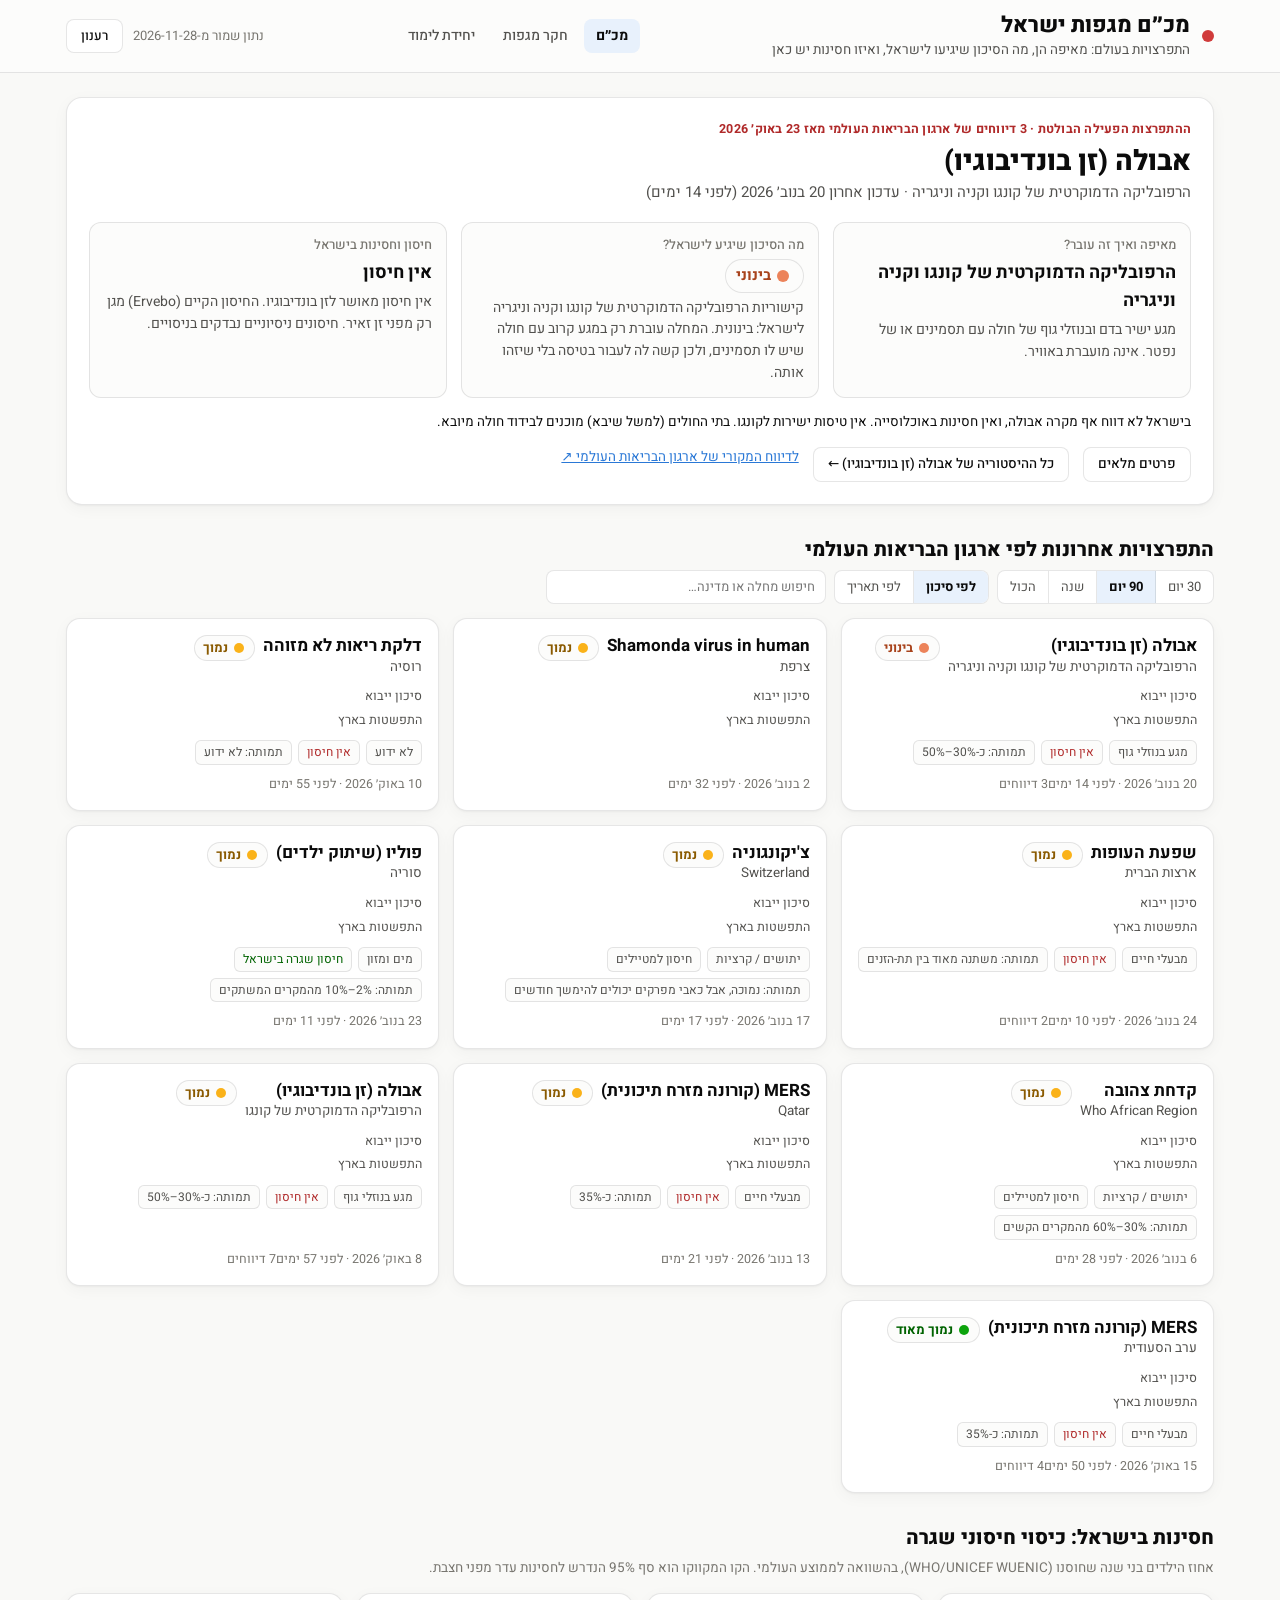
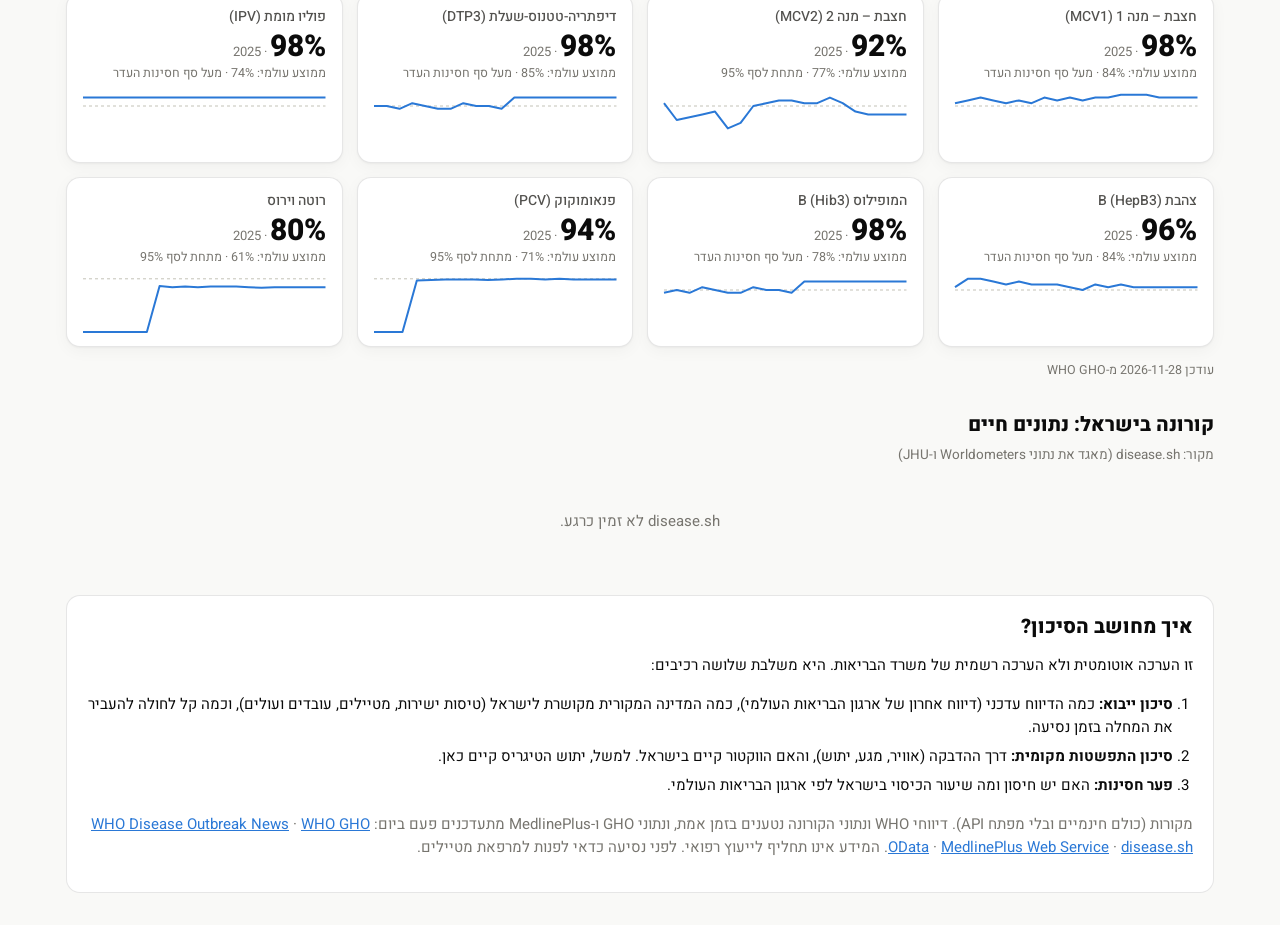
<file: index.html>
<!doctype html>
<html lang="he" dir="rtl">
<head>
<meta charset="utf-8">
<meta name="viewport" content="width=device-width, initial-scale=1">
<title>מכ״ם מגפות ישראל</title>
<link rel="preconnect" href="https://fonts.googleapis.com">
<link href="https://fonts.googleapis.com/css2?family=Heebo:wght@400;500;700;800&display=swap" rel="stylesheet">
<link rel="stylesheet" href="assets/style.css">
</head>
<body>
<header class="top">
  <div class="wrap top-in">
    <div class="brand">
      <span class="pulse" aria-hidden="true"></span>
      <div>
        <h1>מכ״ם מגפות ישראל</h1>
        <p class="sub">התפרצויות בעולם: מאיפה הן, מה הסיכון שיגיעו לישראל, ואיזו חסינות יש כאן</p>
      </div>
    </div>
    <nav class="nav" aria-label="ניווט">
      <a href="index.html" aria-current="page">מכ״ם</a>
      <a href="disease.html">חקר מגפות</a>
      <a href="learn/index.html">יחידת לימוד</a>
    </nav>
    <div class="top-actions">
      <span id="updated" class="muted">טוען…</span>
      <button id="refresh" class="btn" type="button">רענון</button>
    </div>
  </div>
</header>

<main class="wrap">
  <section id="hero" class="hero" aria-live="polite"><div class="skeleton tall"></div></section>

  <section class="block">
    <div class="block-head">
      <h2>התפרצויות אחרונות לפי ארגון הבריאות העולמי</h2>
      <div class="filters" role="toolbar" aria-label="סינון">
        <div class="seg" id="range">
          <button data-days="30">30 יום</button>
          <button data-days="90" class="on">90 יום</button>
          <button data-days="365">שנה</button>
          <button data-days="9999">הכול</button>
        </div>
        <div class="seg" id="sort">
          <button data-sort="risk" class="on">לפי סיכון</button>
          <button data-sort="date">לפי תאריך</button>
        </div>
        <input id="q" type="search" placeholder="חיפוש מחלה או מדינה…" aria-label="חיפוש">
      </div>
    </div>
    <div id="list" class="grid"><div class="skeleton"></div><div class="skeleton"></div><div class="skeleton"></div></div>
  </section>

  <section class="block">
    <div class="block-head">
      <h2>חסינות בישראל: כיסוי חיסוני שגרה</h2>
      <p class="muted">אחוז הילדים בני שנה שחוסנו (WHO/UNICEF WUENIC), בהשוואה לממוצע העולמי. הקו המקווקו הוא סף 95% הנדרש לחסינות עדר מפני חצבת.</p>
    </div>
    <div id="immunity" class="imm-grid"><div class="skeleton"></div><div class="skeleton"></div></div>
  </section>

  <section class="block">
    <div class="block-head">
      <h2>קורונה בישראל: נתונים חיים</h2>
      <p class="muted">מקור: disease.sh (מאגד את נתוני Worldometers ו-JHU)</p>
    </div>
    <div id="covid" class="covid"><div class="skeleton"></div></div>
  </section>

  <section class="block method">
    <h2>איך מחושב הסיכון?</h2>
    <p>זו הערכה אוטומטית ולא הערכה רשמית של משרד הבריאות. היא משלבת שלושה רכיבים:</p>
    <ol>
      <li><b>סיכון ייבוא:</b> כמה הדיווח עדכני (דיווח אחרון של ארגון הבריאות העולמי), כמה המדינה המקורית מקושרת לישראל (טיסות ישירות, מטיילים, עובדים ועולים), וכמה קל לחולה להעביר את המחלה בזמן נסיעה.</li>
      <li><b>סיכון התפשטות מקומית:</b> דרך ההדבקה (אוויר, מגע, יתוש), והאם הווקטור קיים בישראל. למשל, יתוש הטיגריס קיים כאן.</li>
      <li><b>פער חסינות:</b> האם יש חיסון ומה שיעור הכיסוי בישראל לפי ארגון הבריאות העולמי.</li>
    </ol>
    <p class="muted">מקורות (כולם חינמיים ובלי מפתח API). דיווחי WHO ונתוני הקורונה נטענים בזמן אמת, ונתוני GHO ו-MedlinePlus מתעדכנים פעם ביום: <a href="https://www.who.int/emergencies/disease-outbreak-news" target="_blank" rel="noopener">WHO Disease Outbreak News</a> · <a href="https://www.who.int/data/gho/info/gho-odata-api" target="_blank" rel="noopener">WHO GHO OData</a> · <a href="https://medlineplus.gov/about/developers/webservices/" target="_blank" rel="noopener">MedlinePlus Web Service</a> · <a href="https://disease.sh" target="_blank" rel="noopener">disease.sh</a>. המידע אינו תחליף לייעוץ רפואי. לפני נסיעה כדאי לפנות למרפאת מטיילים.</p>
  </section>
</main>

<dialog id="detail" aria-labelledby="d-title">
  <div class="dlg">
    <button class="close" type="button" aria-label="סגירה" onclick="this.closest('dialog').close()">×</button>
    <div id="d-body"></div>
  </div>
</dialog>
<div id="tip" class="tip" role="tooltip" hidden></div>

<script src="assets/core.js"></script>
<script src="assets/radar.js"></script>
</body>
</html>
</file>
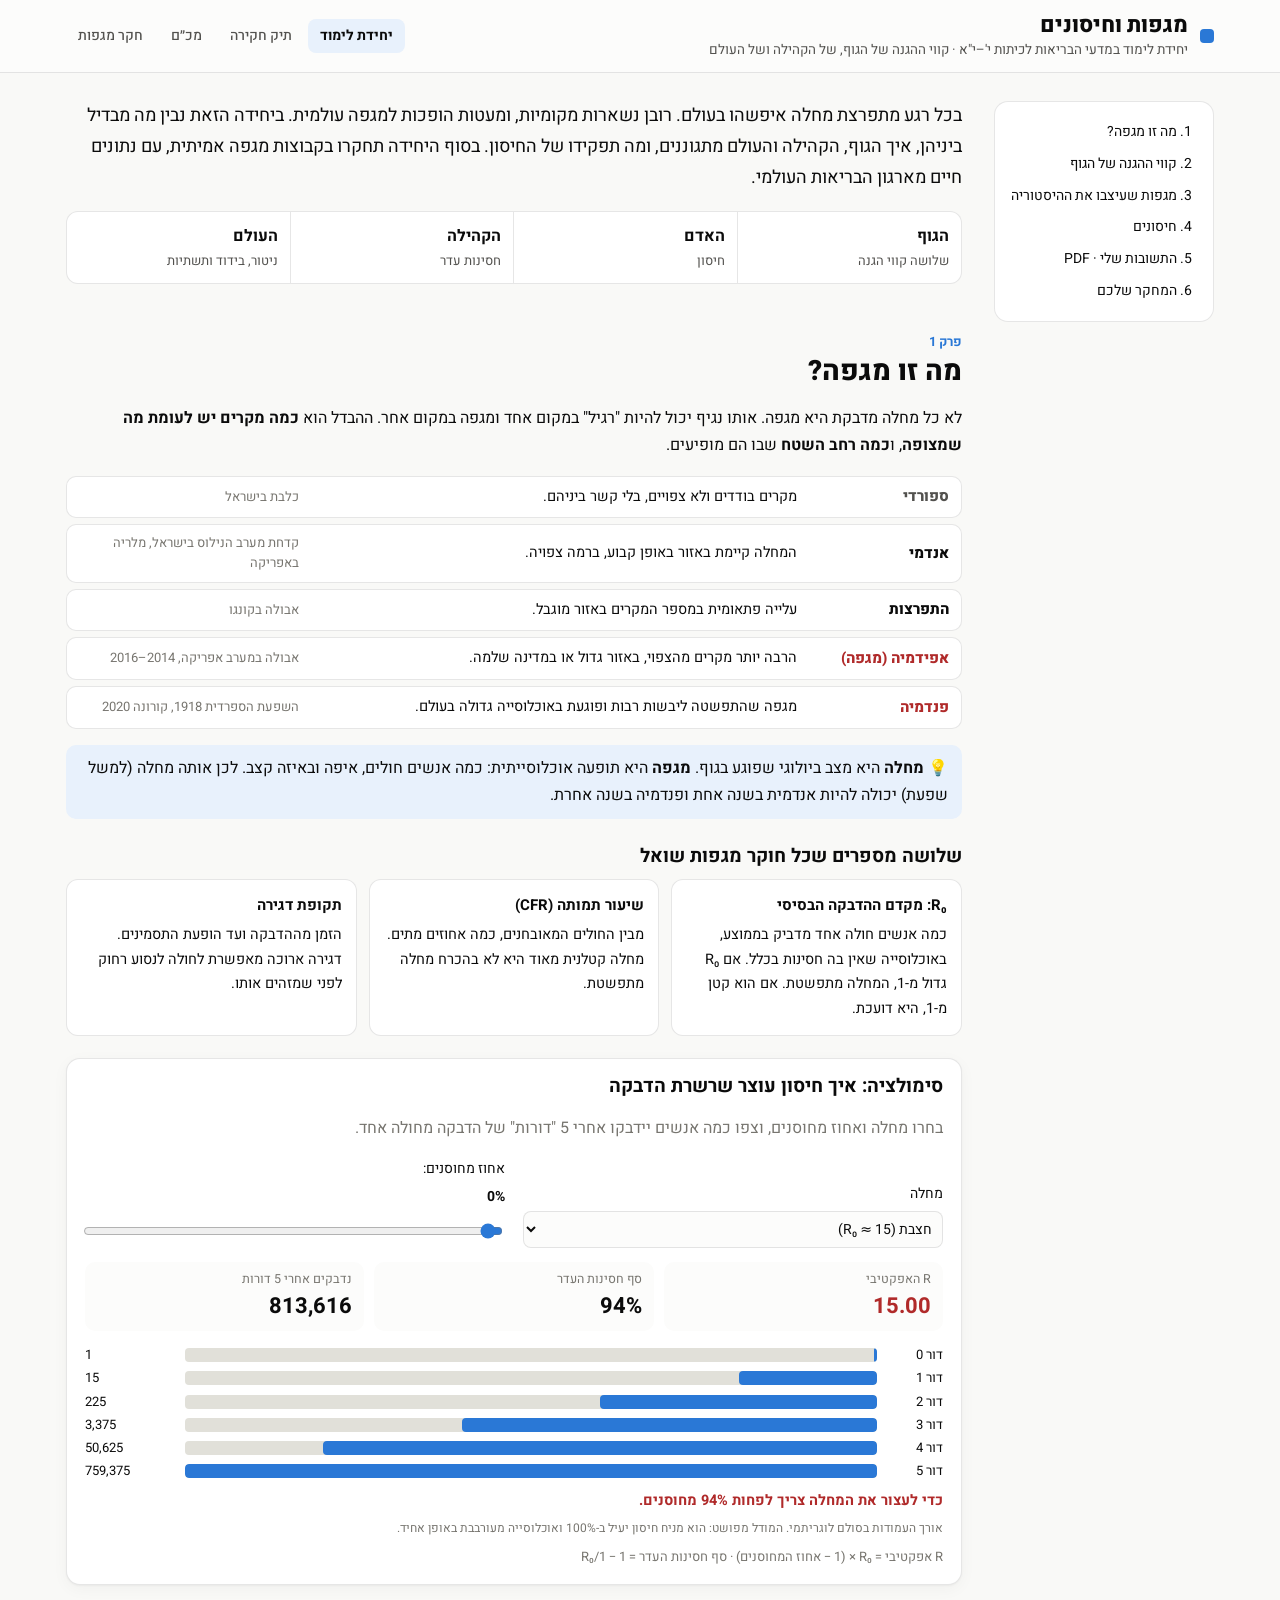
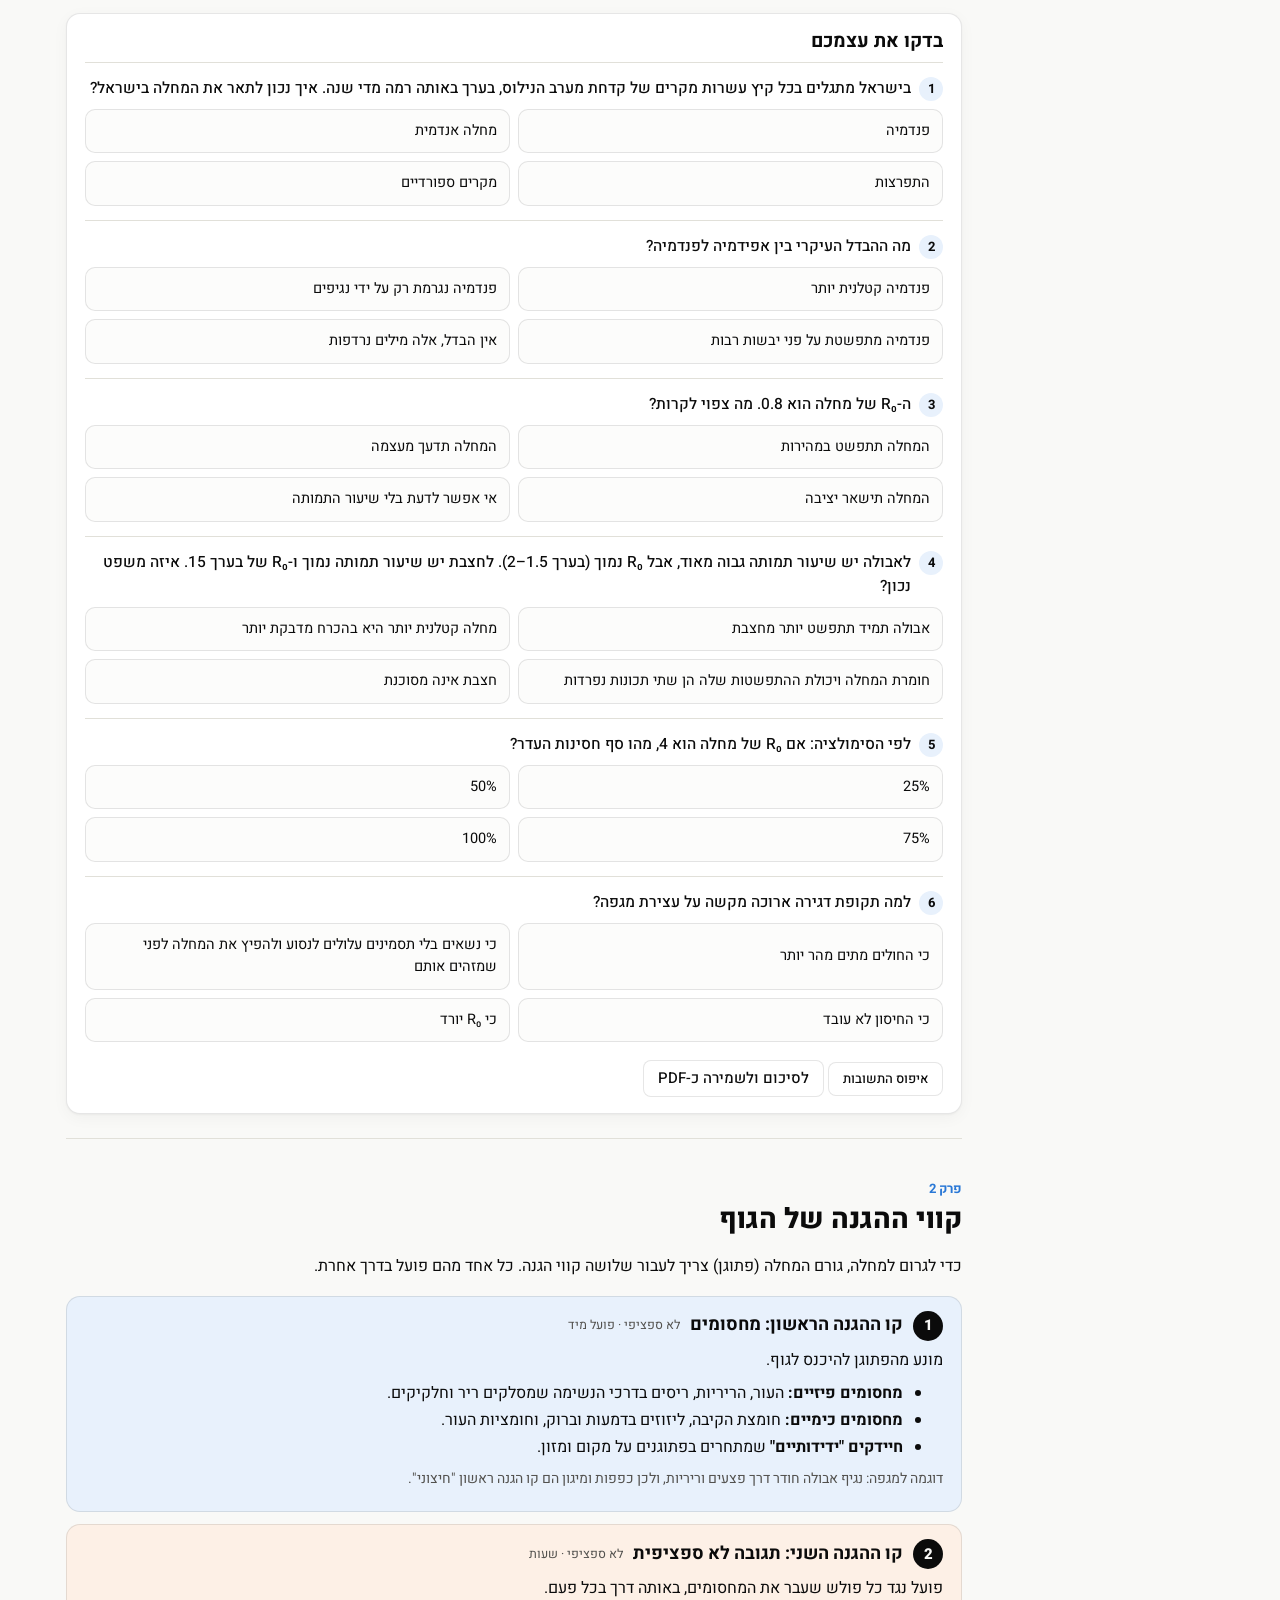
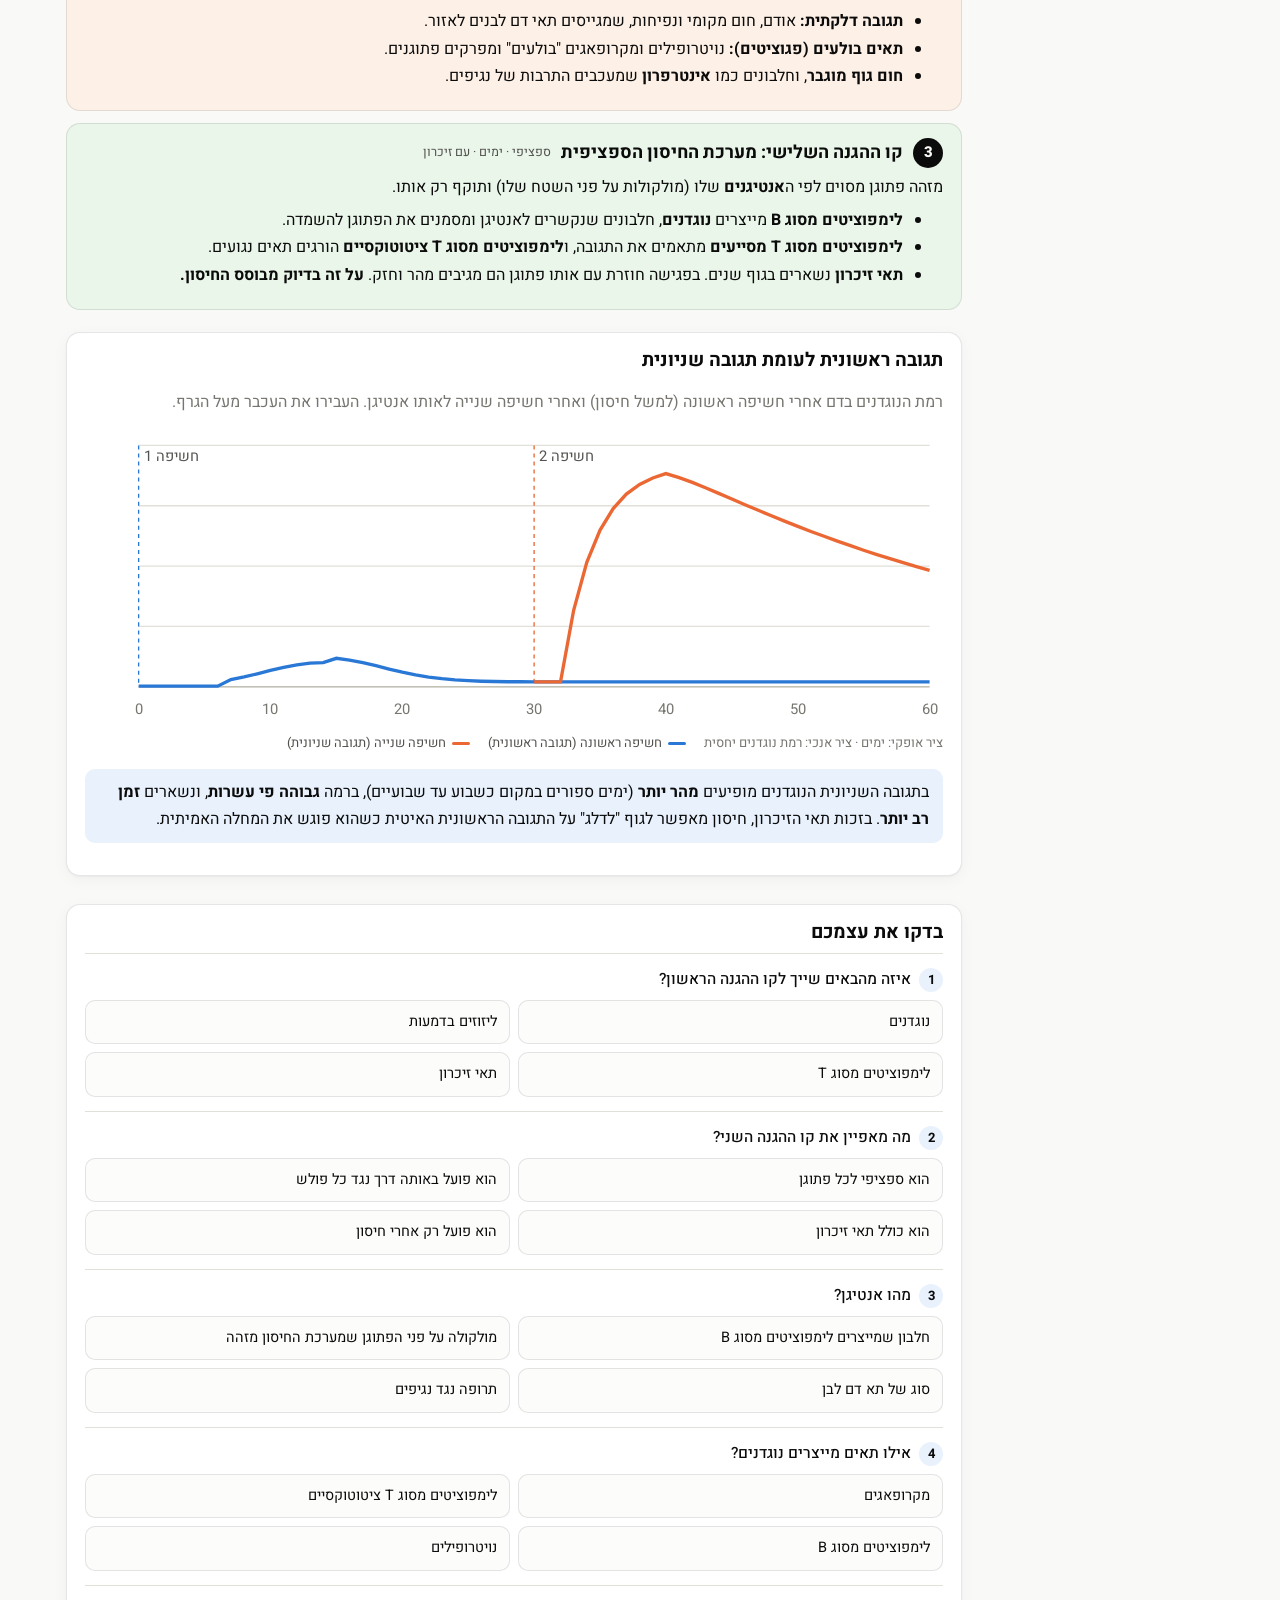
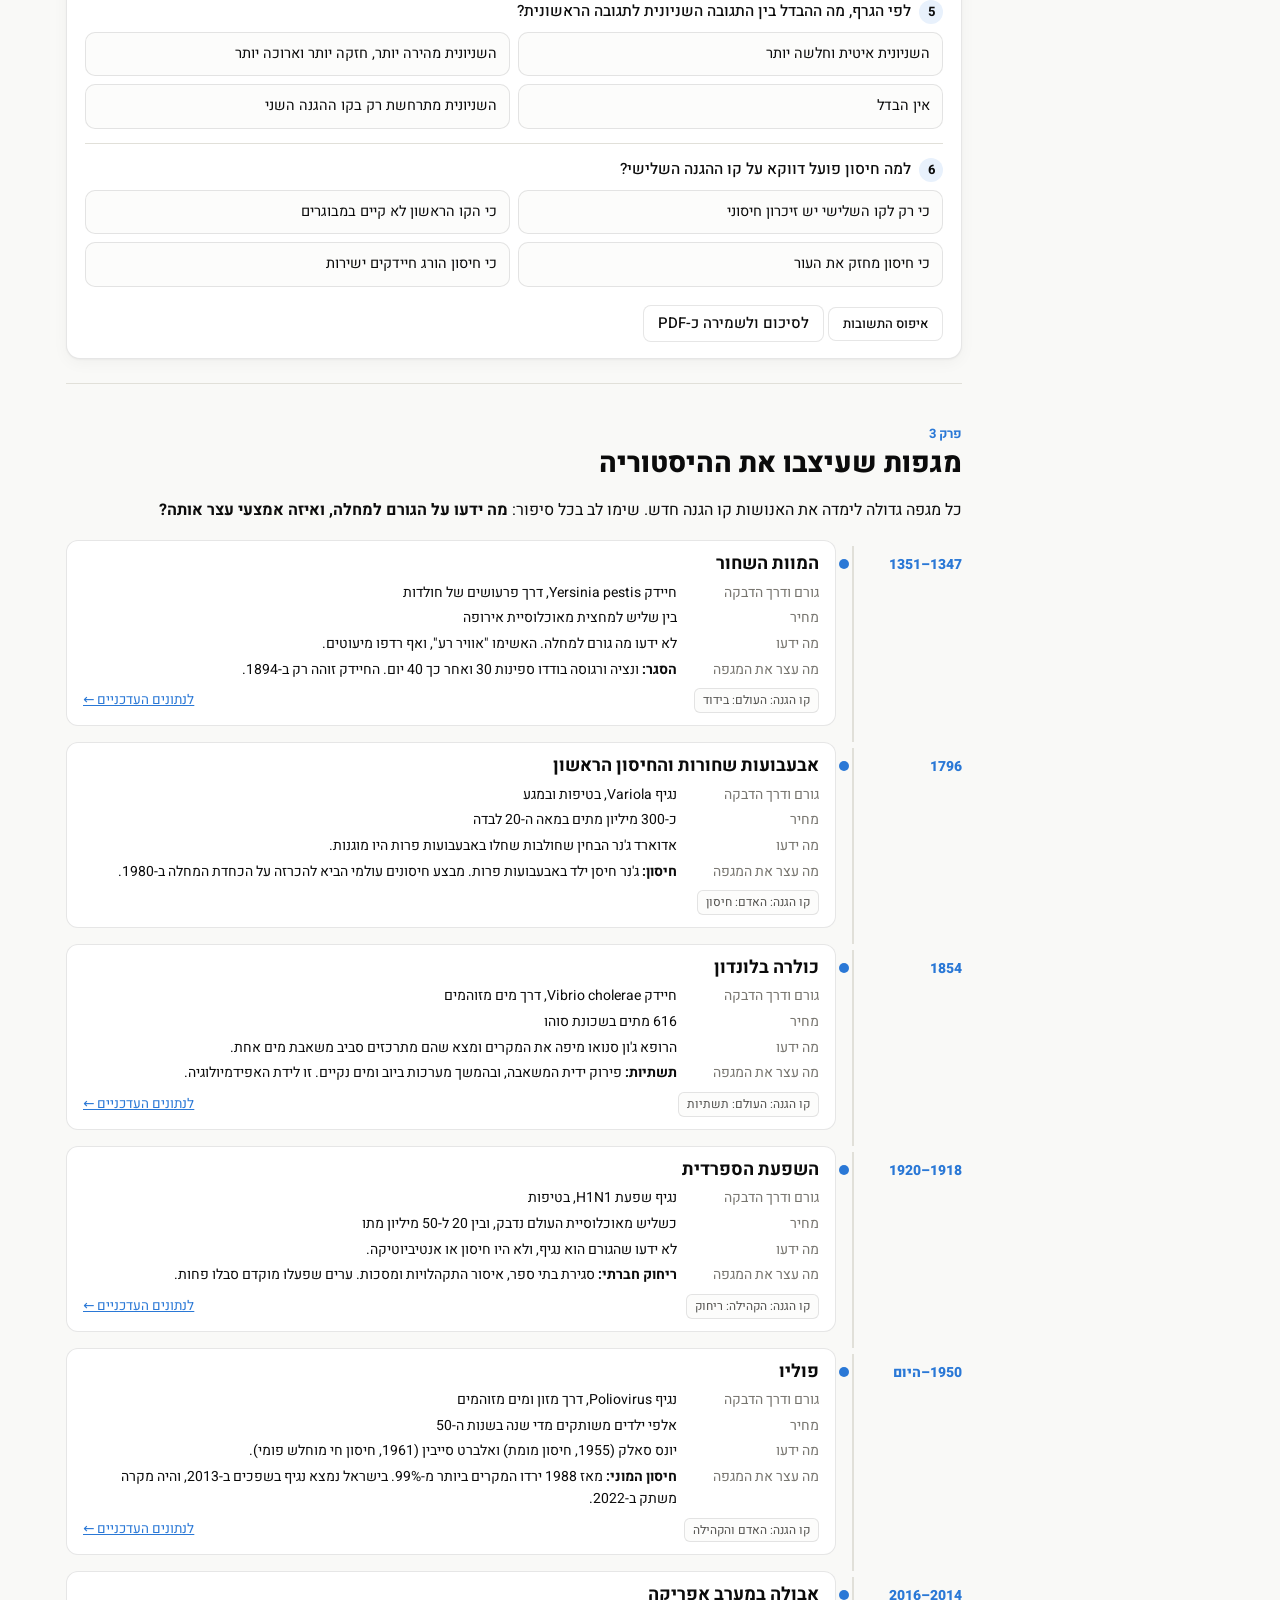
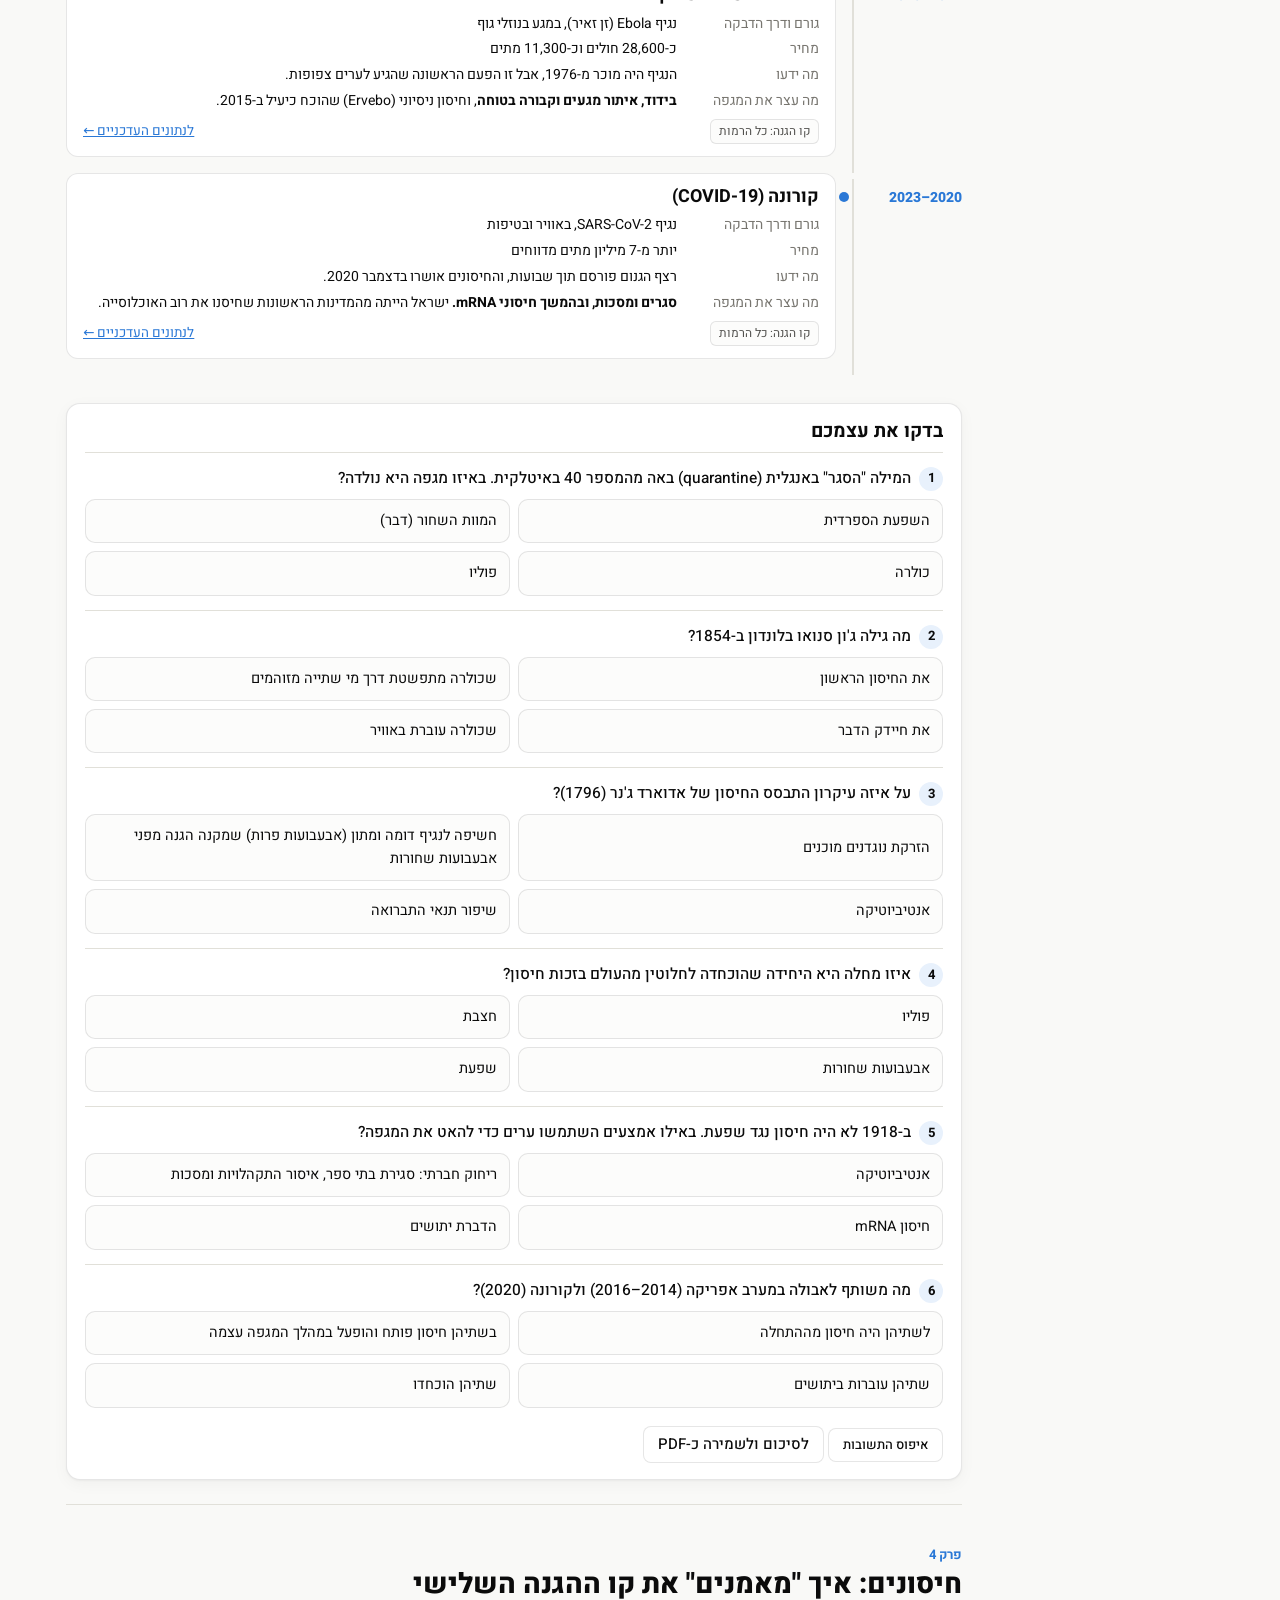
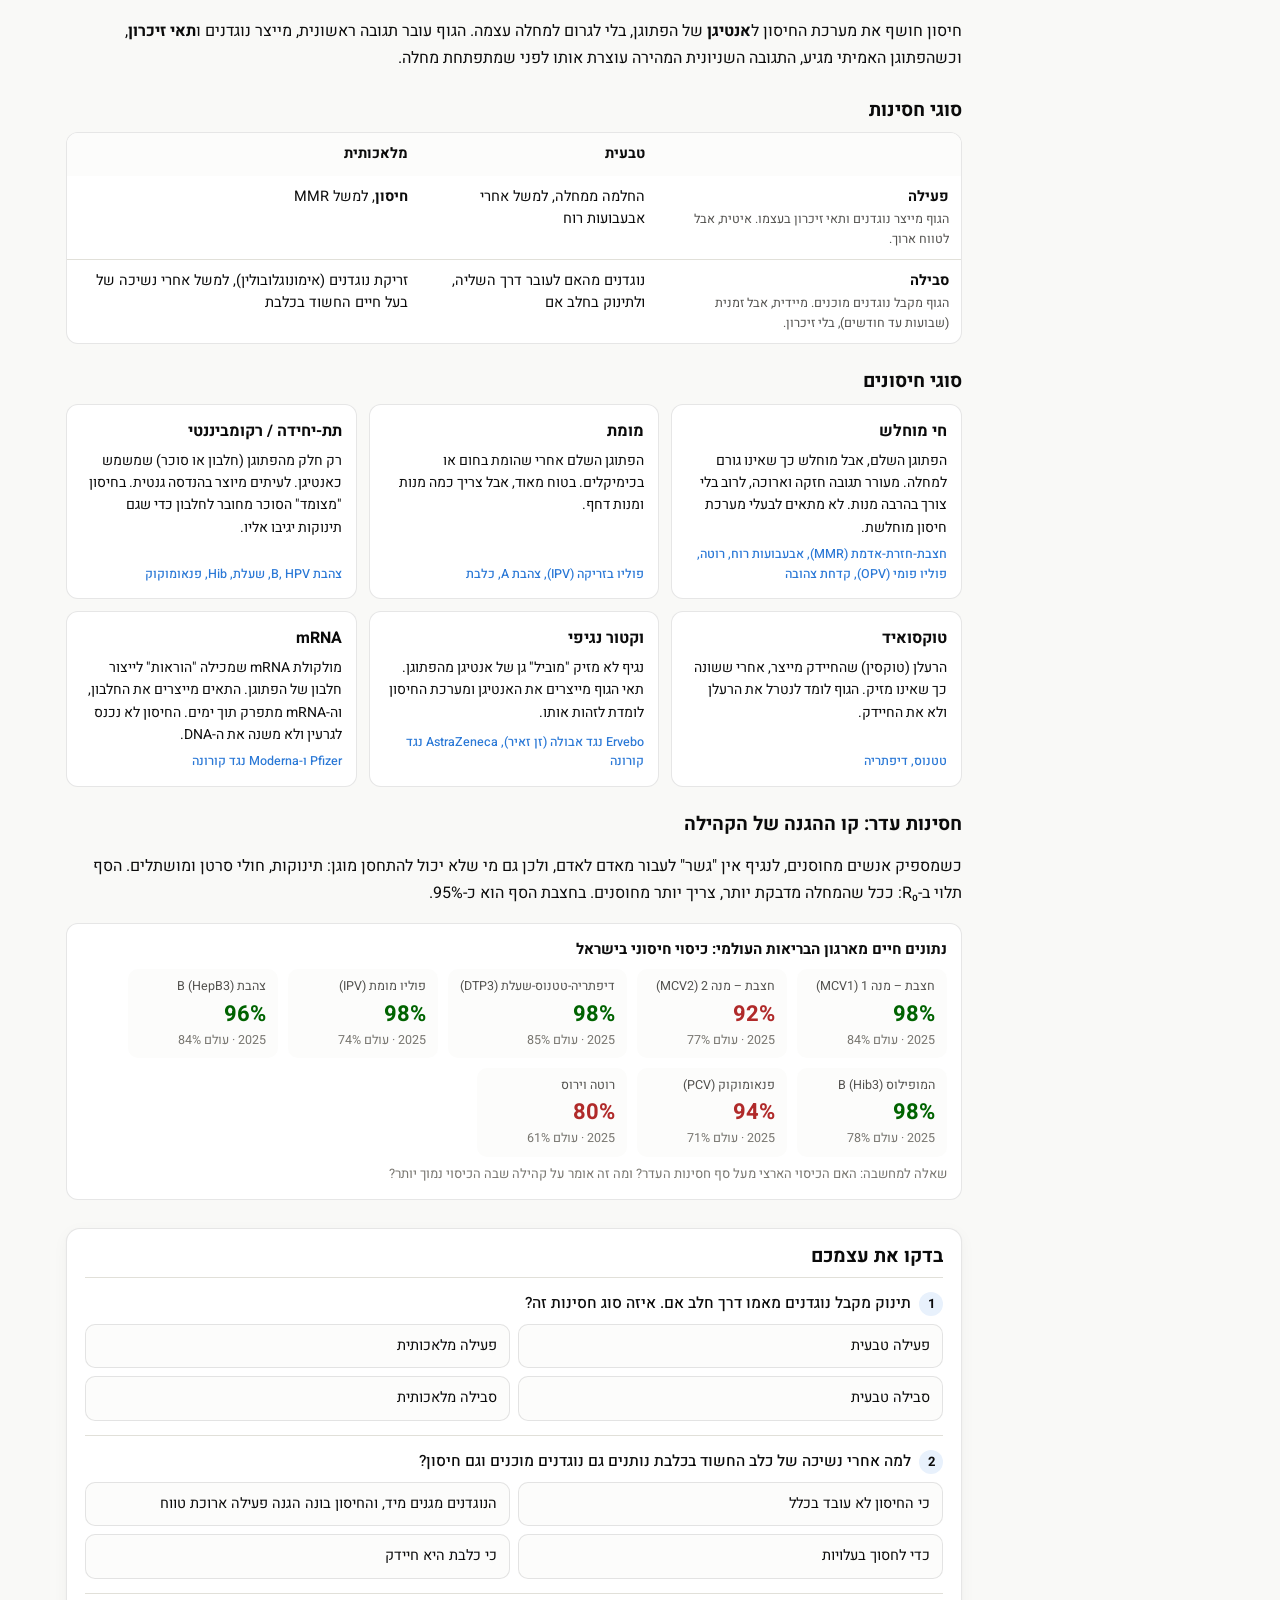
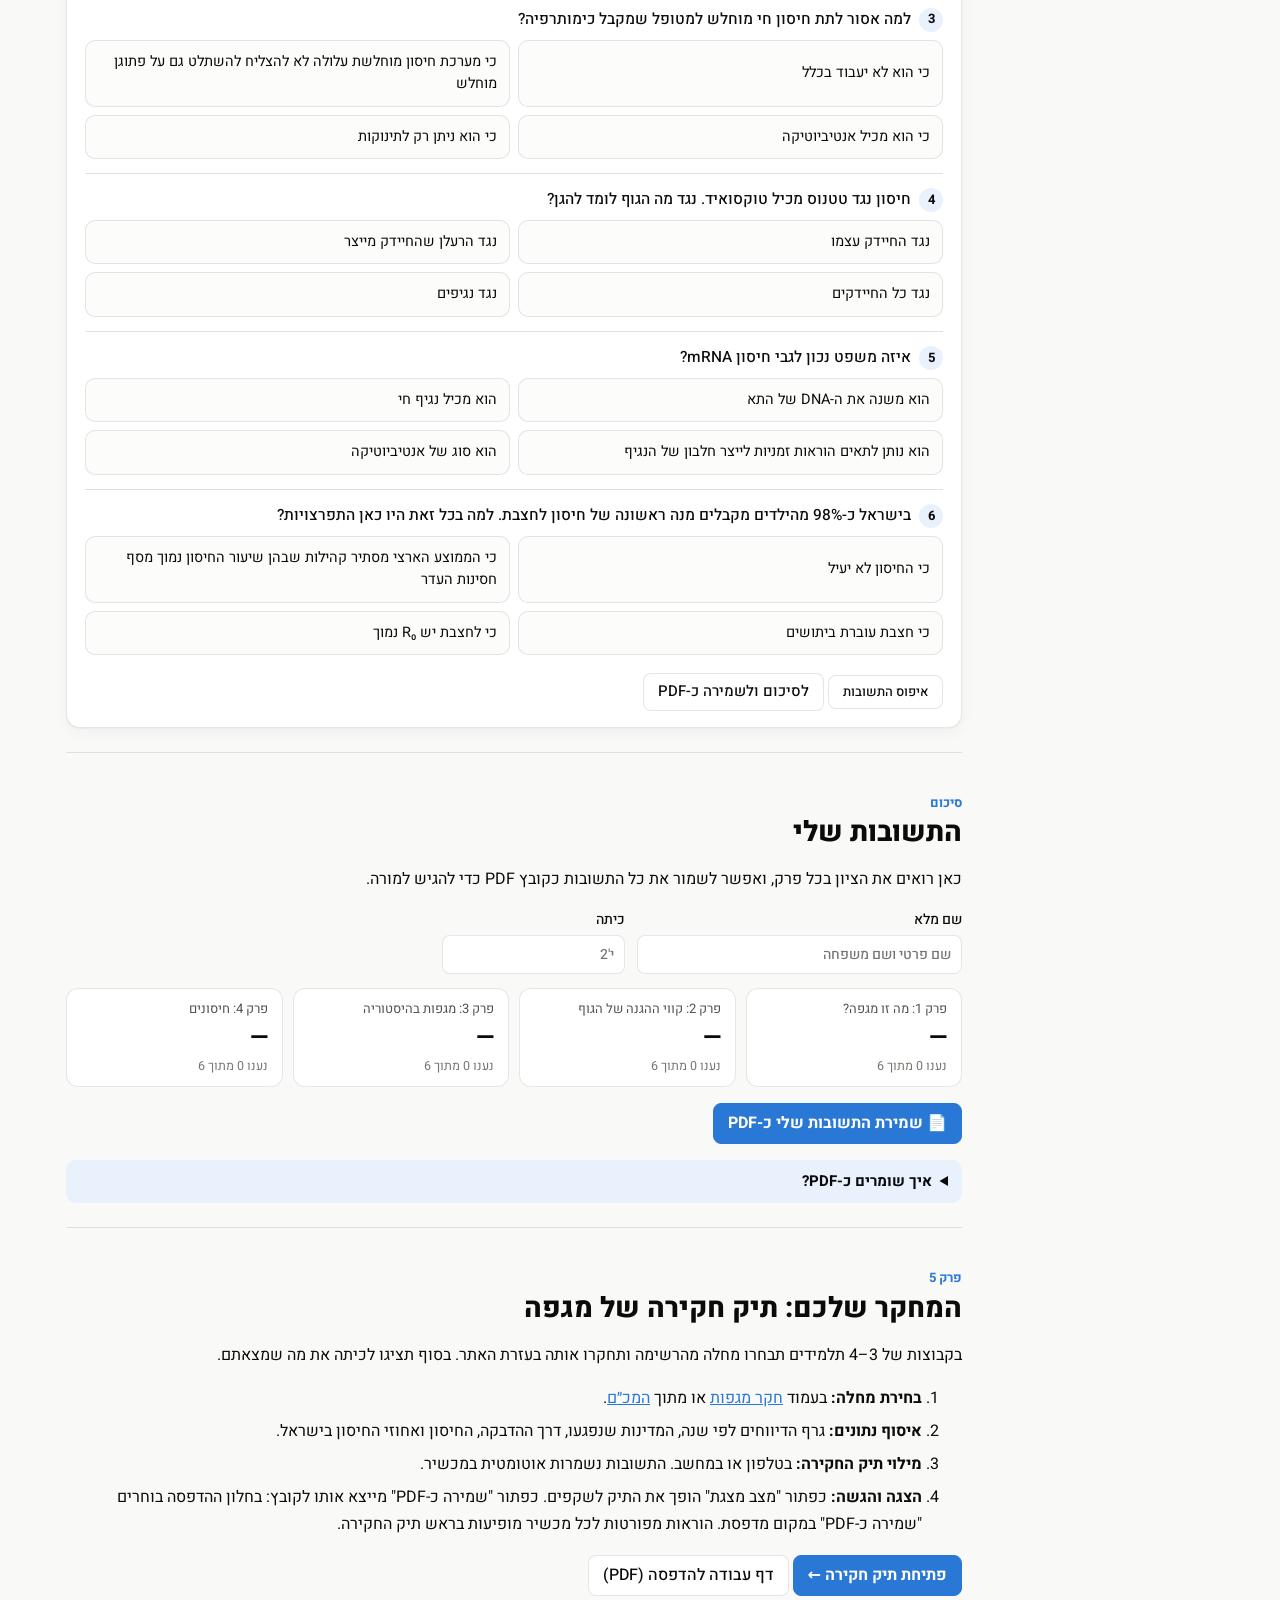
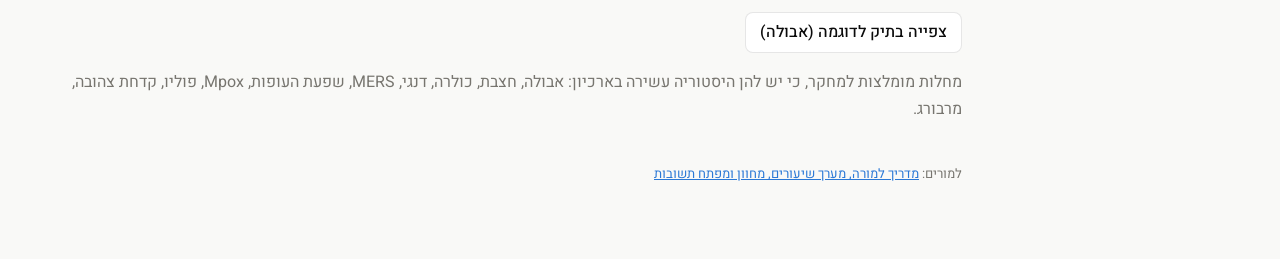
<file: learn/index.html>
<!doctype html>
<html lang="he" dir="rtl">
<head>
<meta charset="utf-8">
<meta name="viewport" content="width=device-width, initial-scale=1">
<title>מגפות וחיסונים · יחידת לימוד</title>
<link rel="preconnect" href="https://fonts.googleapis.com">
<link href="https://fonts.googleapis.com/css2?family=Heebo:wght@400;500;700;800&display=swap" rel="stylesheet">
<link rel="stylesheet" href="../assets/style.css">
<link rel="stylesheet" href="learn.css">
</head>
<body>
<header class="top">
  <div class="wrap top-in">
    <div class="brand">
      <span class="dot-learn" aria-hidden="true"></span>
      <div>
        <h1>מגפות וחיסונים</h1>
        <p class="sub">יחידת לימוד במדעי הבריאות לכיתות י'–י"א · קווי ההגנה של הגוף, של הקהילה ושל העולם</p>
      </div>
    </div>
    <nav class="nav" aria-label="ניווט">
      <a href="index.html" aria-current="page">יחידת לימוד</a>
      <a href="research.html">תיק חקירה</a>
      <a href="../index.html">מכ״ם</a>
      <a href="../disease.html">חקר מגפות</a>
    </nav>
  </div>
</header>

<div class="wrap learn-layout">
  <aside class="toc" aria-label="תוכן העניינים">
    <ol>
      <li><a href="#ch1">מה זו מגפה?</a><span class="prog" data-quiz="q1"></span></li>
      <li><a href="#ch2">קווי ההגנה של הגוף</a><span class="prog" data-quiz="q2"></span></li>
      <li><a href="#ch3">מגפות שעיצבו את ההיסטוריה</a><span class="prog" data-quiz="q3"></span></li>
      <li><a href="#ch4">חיסונים</a><span class="prog" data-quiz="q4"></span></li>
      <li><a href="#mine">התשובות שלי · PDF</a></li>
      <li><a href="#ch5">המחקר שלכם</a></li>
    </ol>
  </aside>

  <main class="lesson">
    <section class="intro">
      <p class="lead">בכל רגע מתפרצת מחלה איפשהו בעולם. רובן נשארות מקומיות, ומעטות הופכות למגפה עולמית. ביחידה הזאת נבין מה מבדיל ביניהן, איך הגוף, הקהילה והעולם מתגוננים, ומה תפקידו של החיסון. בסוף היחידה תחקרו בקבוצות מגפה אמיתית, עם נתונים חיים מארגון הבריאות העולמי.</p>
      <div class="defense-strip" aria-label="ארבע רמות של הגנה">
        <div><b>הגוף</b><span>שלושה קווי הגנה</span></div>
        <div><b>האדם</b><span>חיסון</span></div>
        <div><b>הקהילה</b><span>חסינות עדר</span></div>
        <div><b>העולם</b><span>ניטור, בידוד ותשתיות</span></div>
      </div>
    </section>

    <!-- ============================================================ 1 -->
    <section id="ch1" class="chapter">
      <div class="ch-num">פרק 1</div>
      <h2>מה זו מגפה?</h2>
      <p>לא כל מחלה מדבקת היא מגפה. אותו נגיף יכול להיות "רגיל" במקום אחד ומגפה במקום אחר. ההבדל הוא <b>כמה מקרים יש לעומת מה שמצופה</b>, ו<b>כמה רחב השטח</b> שבו הם מופיעים.</p>

      <div class="scale">
        <div class="scale-row"><span class="lv">ספורדי</span><p>מקרים בודדים ולא צפויים, בלי קשר ביניהם.</p><span class="ex">כלבת בישראל</span></div>
        <div class="scale-row"><span class="lv">אנדמי</span><p>המחלה קיימת באזור באופן קבוע, ברמה צפויה.</p><span class="ex">קדחת מערב הנילוס בישראל, מלריה באפריקה</span></div>
        <div class="scale-row"><span class="lv">התפרצות</span><p>עלייה פתאומית במספר המקרים באזור מוגבל.</p><span class="ex">אבולה בקונגו</span></div>
        <div class="scale-row"><span class="lv">אפידמיה (מגפה)</span><p>הרבה יותר מקרים מהצפוי, באזור גדול או במדינה שלמה.</p><span class="ex">אבולה במערב אפריקה, 2014–2016</span></div>
        <div class="scale-row"><span class="lv">פנדמיה</span><p>מגפה שהתפשטה ליבשות רבות ופוגעת באוכלוסייה גדולה בעולם.</p><span class="ex">השפעת הספרדית 1918, קורונה 2020</span></div>
      </div>
      <p class="note">💡 <b>מחלה</b> היא מצב ביולוגי שפוגע בגוף. <b>מגפה</b> היא תופעה אוכלוסייתית: כמה אנשים חולים, איפה ובאיזה קצב. לכן אותה מחלה (למשל שפעת) יכולה להיות אנדמית בשנה אחת ופנדמיה בשנה אחרת.</p>

      <h3>שלושה מספרים שכל חוקר מגפות שואל</h3>
      <div class="cards3">
        <div class="card-s"><b>R₀: מקדם ההדבקה הבסיסי</b><p>כמה אנשים חולה אחד מדביק בממוצע, באוכלוסייה שאין בה חסינות בכלל. אם R₀ גדול מ-1, המחלה מתפשטת. אם הוא קטן מ-1, היא דועכת.</p></div>
        <div class="card-s"><b>שיעור תמותה (CFR)</b><p>מבין החולים המאובחנים, כמה אחוזים מתים. מחלה קטלנית מאוד היא לא בהכרח מחלה מתפשטת.</p></div>
        <div class="card-s"><b>תקופת דגירה</b><p>הזמן מההדבקה ועד הופעת התסמינים. דגירה ארוכה מאפשרת לחולה לנסוע רחוק לפני שמזהים אותו.</p></div>
      </div>

      <div class="sim" id="r0sim">
        <h3>סימולציה: איך חיסון עוצר שרשרת הדבקה</h3>
        <p class="muted">בחרו מחלה ואחוז מחוסנים, וצפו כמה אנשים יידבקו אחרי 5 "דורות" של הדבקה מחולה אחד.</p>
        <div class="sim-ctrl">
          <label>מחלה
            <select id="simDisease">
              <option value="15">חצבת (R₀ ≈ 15)</option>
              <option value="6">פוליו (R₀ ≈ 6)</option>
              <option value="3">קורונה, הזן המקורי (R₀ ≈ 3)</option>
              <option value="1.8">אבולה (R₀ ≈ 1.8)</option>
              <option value="1.4">שפעת עונתית (R₀ ≈ 1.4)</option>
            </select>
          </label>
          <label>אחוז מחוסנים: <b id="simCovOut">0%</b>
            <input id="simCov" type="range" min="0" max="99" value="0">
          </label>
        </div>
        <div class="sim-out">
          <div><span class="muted">R האפקטיבי</span><b id="simRe">—</b></div>
          <div><span class="muted">סף חסינות העדר</span><b id="simHit">—</b></div>
          <div><span class="muted">נדבקים אחרי 5 דורות</span><b id="simTotal">—</b></div>
        </div>
        <div id="simBars" class="sim-bars" aria-live="polite"></div>
        <p class="formula">R אפקטיבי = R₀ × (1 − אחוז המחוסנים) · סף חסינות העדר = 1 − 1/R₀</p>
      </div>

      <div class="quiz" data-quiz="q1"></div>
    </section>

    <!-- ============================================================ 2 -->
    <section id="ch2" class="chapter">
      <div class="ch-num">פרק 2</div>
      <h2>קווי ההגנה של הגוף</h2>
      <p>כדי לגרום למחלה, גורם המחלה (פתוגן) צריך לעבור שלושה קווי הגנה. כל אחד מהם פועל בדרך אחרת.</p>

      <div class="lines">
        <article class="line l1">
          <div class="line-h"><span>1</span><h3>קו ההגנה הראשון: מחסומים</h3><em>לא ספציפי · פועל מיד</em></div>
          <p>מונע מהפתוגן להיכנס לגוף.</p>
          <ul>
            <li><b>מחסומים פיזיים:</b> העור, הריריות, ריסים בדרכי הנשימה שמסלקים ריר וחלקיקים.</li>
            <li><b>מחסומים כימיים:</b> חומצת הקיבה, ליזוזים בדמעות וברוק, וחומציות העור.</li>
            <li><b>חיידקים "ידידותיים"</b> שמתחרים בפתוגנים על מקום ומזון.</li>
          </ul>
          <p class="ex-line">דוגמה למגפה: נגיף אבולה חודר דרך פצעים וריריות, ולכן כפפות ומיגון הם קו הגנה ראשון "חיצוני".</p>
        </article>
        <article class="line l2">
          <div class="line-h"><span>2</span><h3>קו ההגנה השני: תגובה לא ספציפית</h3><em>לא ספציפי · שעות</em></div>
          <p>פועל נגד כל פולש שעבר את המחסומים, באותה דרך בכל פעם.</p>
          <ul>
            <li><b>תגובה דלקתית:</b> אודם, חום מקומי ונפיחות, שמגייסים תאי דם לבנים לאזור.</li>
            <li><b>תאים בולעים (פגוציטים):</b> נויטרופילים ומקרופאגים "בולעים" ומפרקים פתוגנים.</li>
            <li><b>חום גוף מוגבר</b>, וחלבונים כמו <b>אינטרפרון</b> שמעכבים התרבות של נגיפים.</li>
          </ul>
        </article>
        <article class="line l3">
          <div class="line-h"><span>3</span><h3>קו ההגנה השלישי: מערכת החיסון הספציפית</h3><em>ספציפי · ימים · עם זיכרון</em></div>
          <p>מזהה פתוגן מסוים לפי ה<b>אנטיגנים</b> שלו (מולקולות על פני השטח שלו) ותוקף רק אותו.</p>
          <ul>
            <li><b>לימפוציטים מסוג B</b> מייצרים <b>נוגדנים</b>, חלבונים שנקשרים לאנטיגן ומסמנים את הפתוגן להשמדה.</li>
            <li><b>לימפוציטים מסוג T מסייעים</b> מתאמים את התגובה, ו<b>לימפוציטים מסוג T ציטוטוקסיים</b> הורגים תאים נגועים.</li>
            <li><b>תאי זיכרון</b> נשארים בגוף שנים. בפגישה חוזרת עם אותו פתוגן הם מגיבים מהר וחזק. <b>על זה בדיוק מבוסס החיסון.</b></li>
          </ul>
        </article>
      </div>

      <div class="sim" id="respsim">
        <h3>תגובה ראשונית לעומת תגובה שניונית</h3>
        <p class="muted">רמת הנוגדנים בדם אחרי חשיפה ראשונה (למשל חיסון) ואחרי חשיפה שנייה לאותו אנטיגן. העבירו את העכבר מעל הגרף.</p>
        <div id="respChart"></div>
        <div class="legend"><span class="muted">ציר אופקי: ימים · ציר אנכי: רמת נוגדנים יחסית</span><span><i class="sw a"></i>חשיפה ראשונה (תגובה ראשונית)</span><span><i class="sw b"></i>חשיפה שנייה (תגובה שניונית)</span></div>
        <p class="note">בתגובה השניונית הנוגדנים מופיעים <b>מהר יותר</b> (ימים ספורים במקום כשבוע עד שבועיים), ברמה <b>גבוהה פי עשרות</b>, ונשארים <b>זמן רב יותר</b>. בזכות תאי הזיכרון, חיסון מאפשר לגוף "לדלג" על התגובה הראשונית האיטית כשהוא פוגש את המחלה האמיתית.</p>
      </div>

      <div class="quiz" data-quiz="q2"></div>
    </section>

    <!-- ============================================================ 3 -->
    <section id="ch3" class="chapter">
      <div class="ch-num">פרק 3</div>
      <h2>מגפות שעיצבו את ההיסטוריה</h2>
      <p>כל מגפה גדולה לימדה את האנושות קו הגנה חדש. שימו לב בכל סיפור: <b>מה ידעו על הגורם למחלה, ואיזה אמצעי עצר אותה?</b></p>
      <div class="timeline" id="timeline"></div>
      <div class="quiz" data-quiz="q3"></div>
    </section>

    <!-- ============================================================ 4 -->
    <section id="ch4" class="chapter">
      <div class="ch-num">פרק 4</div>
      <h2>חיסונים: איך "מאמנים" את קו ההגנה השלישי</h2>
      <p>חיסון חושף את מערכת החיסון ל<b>אנטיגן</b> של הפתוגן, בלי לגרום למחלה עצמה. הגוף עובר תגובה ראשונית, מייצר נוגדנים ו<b>תאי זיכרון</b>, וכשהפתוגן האמיתי מגיע, התגובה השניונית המהירה עוצרת אותו לפני שמתפתחת מחלה.</p>

      <h3>סוגי חסינות</h3>
      <table class="matrix">
        <thead><tr><th></th><th>טבעית</th><th>מלאכותית</th></tr></thead>
        <tbody>
          <tr><th>פעילה<small>הגוף מייצר נוגדנים ותאי זיכרון בעצמו. איטית, אבל לטווח ארוך.</small></th>
            <td>החלמה ממחלה, למשל אחרי אבעבועות רוח</td><td><b>חיסון</b>, למשל MMR</td></tr>
          <tr><th>סבילה<small>הגוף מקבל נוגדנים מוכנים. מיידית, אבל זמנית (שבועות עד חודשים), בלי זיכרון.</small></th>
            <td>נוגדנים מהאם לעובר דרך השליה, ולתינוק בחלב אם</td><td>זריקת נוגדנים (אימונוגלובולין), למשל אחרי נשיכה של בעל חיים החשוד בכלבת</td></tr>
        </tbody>
      </table>

      <h3>סוגי חיסונים</h3>
      <div class="vtypes">
        <div class="vt"><b>חי מוחלש</b><p>הפתוגן השלם, אבל מוחלש כך שאינו גורם למחלה. מעורר תגובה חזקה וארוכה, לרוב בלי צורך בהרבה מנות. לא מתאים לבעלי מערכת חיסון מוחלשת.</p><span>חצבת-חזרת-אדמת (MMR), אבעבועות רוח, רוטה, פוליו פומי (OPV), קדחת צהובה</span></div>
        <div class="vt"><b>מומת</b><p>הפתוגן השלם אחרי שהומת בחום או בכימיקלים. בטוח מאוד, אבל צריך כמה מנות ומנות דחף.</p><span>פוליו בזריקה (IPV), צהבת A, כלבת</span></div>
        <div class="vt"><b>תת-יחידה / רקומביננטי</b><p>רק חלק מהפתוגן (חלבון או סוכר) שמשמש כאנטיגן. לעיתים מיוצר בהנדסה גנטית. בחיסון "מצומד" הסוכר מחובר לחלבון כדי שגם תינוקות יגיבו אליו.</p><span>צהבת B, HPV, שעלת, Hib, פנאומוקוק</span></div>
        <div class="vt"><b>טוקסואיד</b><p>הרעלן (טוקסין) שהחיידק מייצר, אחרי ששונה כך שאינו מזיק. הגוף לומד לנטרל את הרעלן ולא את החיידק.</p><span>טטנוס, דיפתריה</span></div>
        <div class="vt"><b>וקטור נגיפי</b><p>נגיף לא מזיק "מוביל" גן של אנטיגן מהפתוגן. תאי הגוף מייצרים את האנטיגן ומערכת החיסון לומדת לזהות אותו.</p><span>Ervebo נגד אבולה (זן זאיר), AstraZeneca נגד קורונה</span></div>
        <div class="vt"><b>mRNA</b><p>מולקולת mRNA שמכילה "הוראות" לייצור חלבון של הפתוגן. התאים מייצרים את החלבון, וה-mRNA מתפרק תוך ימים. החיסון לא נכנס לגרעין ולא משנה את ה-DNA.</p><span>Pfizer ו-Moderna נגד קורונה</span></div>
      </div>

      <h3>חסינות עדר: קו ההגנה של הקהילה</h3>
      <p>כשמספיק אנשים מחוסנים, לנגיף אין "גשר" לעבור מאדם לאדם, ולכן גם מי שלא יכול להתחסן מוגן: תינוקות, חולי סרטן ומושתלים. הסף תלוי ב-R₀: ככל שהמחלה מדבקת יותר, צריך יותר מחוסנים. בחצבת הסף הוא כ-95%.</p>
      <div class="live-box" id="liveImm"><span class="muted">טוען נתוני חיסון של ישראל…</span></div>

      <div class="quiz" data-quiz="q4"></div>
    </section>

    <!-- ============================================================ 5 -->
    <section id="mine" class="chapter">
      <div class="ch-num">סיכום</div>
      <h2>התשובות שלי</h2>
      <p>כאן רואים את הציון בכל פרק, ואפשר לשמור את כל התשובות כקובץ PDF כדי להגיש למורה.</p>
      <div class="mine-card">
        <label>שם מלא<input id="stName" type="text" placeholder="שם פרטי ושם משפחה"></label>
        <label>כיתה<input id="stClass" type="text" placeholder="י'2"></label>
      </div>
      <div id="mineScores" class="mine-scores"></div>
      <p><button type="button" class="btn btn-primary" id="exportAnswers">📄 שמירת התשובות שלי כ-PDF</button></p>
      <details class="note pdf-how">
        <summary><b>איך שומרים כ-PDF?</b></summary>
        <p>בחלון שנפתח לא מדפיסים, אלא:</p>
        <ul>
          <li><b>במחשב:</b> ב"יעד" או ב"מדפסת" בוחרים <b>"שמירה כ-PDF"</b> ולוחצים "שמירה".</li>
          <li><b>באנדרואיד:</b> למעלה בוחרים <b>"שמירה כ-PDF"</b> ולוחצים על הכפתור PDF.</li>
          <li><b>באייפון:</b> לוחצים על <b>כפתור השיתוף</b> (ריבוע עם חץ) ובוחרים <b>"שמירה בקבצים"</b>, או שולחים ישירות בוואטסאפ או במייל.</li>
        </ul>
        <p class="muted">התשובות נשמרות במכשיר שבו עניתם. כדאי לייצא אותן מאותו מכשיר.</p>
      </details>
    </section>

    <section id="ch5" class="chapter">
      <div class="ch-num">פרק 5</div>
      <h2>המחקר שלכם: תיק חקירה של מגפה</h2>
      <p>בקבוצות של 3–4 תלמידים תבחרו מחלה מהרשימה ותחקרו אותה בעזרת האתר. בסוף תציגו לכיתה את מה שמצאתם.</p>
      <ol class="steps">
        <li><b>בחירת מחלה:</b> בעמוד <a href="../disease.html">חקר מגפות</a> או מתוך <a href="../index.html">המכ״ם</a>.</li>
        <li><b>איסוף נתונים:</b> גרף הדיווחים לפי שנה, המדינות שנפגעו, דרך ההדבקה, החיסון ואחוזי החיסון בישראל.</li>
        <li><b>מילוי תיק החקירה:</b> בטלפון או במחשב. התשובות נשמרות אוטומטית במכשיר.</li>
        <li><b>הצגה והגשה:</b> כפתור "מצב מצגת" הופך את התיק לשקפים. כפתור "שמירה כ-PDF" מייצא אותו לקובץ: בחלון ההדפסה בוחרים "שמירה כ-PDF" במקום מדפסת. הוראות מפורטות לכל מכשיר מופיעות בראש תיק החקירה.</li>
      </ol>
      <p><a class="btn btn-primary" href="research.html">פתיחת תיק חקירה ←</a>
         <a class="btn" href="../pdf/research-worksheet.pdf" target="_blank">דף עבודה להדפסה (PDF)</a></p>
      <p><a class="btn" href="research.html?example=1">צפייה בתיק לדוגמה (אבולה)</a></p>
      <p class="muted">מחלות מומלצות למחקר, כי יש להן היסטוריה עשירה בארכיון: אבולה, חצבת, כולרה, דנגי, MERS, שפעת העופות, Mpox, פוליו, קדחת צהובה, מרבורג.</p>
    </section>
    <p class="muted teacher-link" style="margin-top:40px;font-size:13px">למורים: <a href="teacher.html">מדריך למורה, מערך שיעורים, מחוון ומפתח תשובות</a></p>
  </main>
</div>
<div id="report" class="report" hidden></div>
<div id="tip" class="tip" role="tooltip" hidden></div>
<script src="../assets/core.js"></script>
<script src="quiz-data.js"></script>
<script src="learn.js"></script>
</body>
</html>
</file>
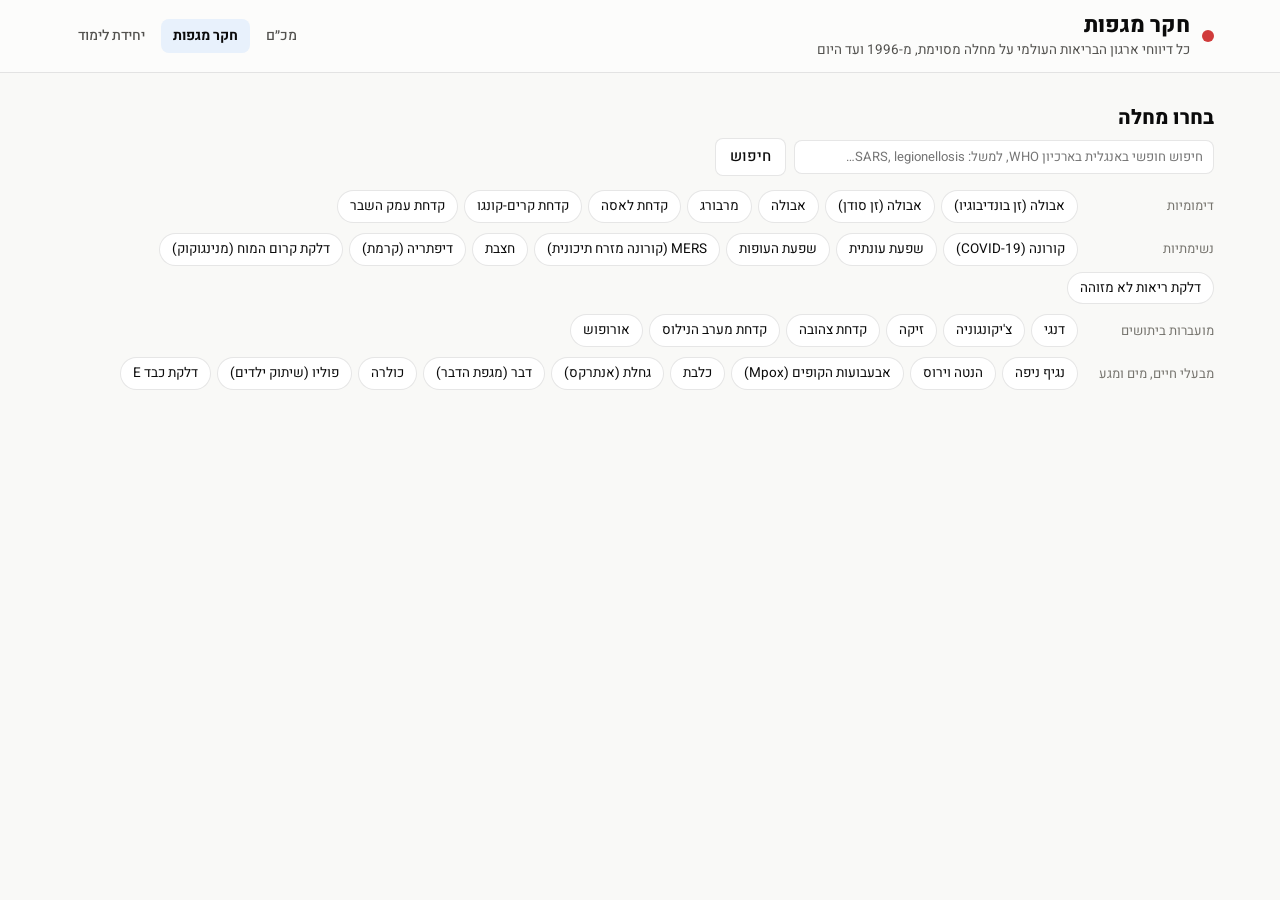
<file: disease.html>
<!doctype html>
<html lang="he" dir="rtl">
<head>
<meta charset="utf-8">
<meta name="viewport" content="width=device-width, initial-scale=1">
<title>חקר מגפות</title>
<link rel="preconnect" href="https://fonts.googleapis.com">
<link href="https://fonts.googleapis.com/css2?family=Heebo:wght@400;500;700;800&display=swap" rel="stylesheet">
<link rel="stylesheet" href="assets/style.css">
</head>
<body>
<header class="top">
  <div class="wrap top-in">
    <div class="brand">
      <span class="pulse" aria-hidden="true"></span>
      <div>
        <h1>חקר מגפות</h1>
        <p class="sub">כל דיווחי ארגון הבריאות העולמי על מחלה מסוימת, מ-1996 ועד היום</p>
      </div>
    </div>
    <nav class="nav" aria-label="ניווט">
      <a href="index.html">מכ״ם</a>
      <a href="disease.html" aria-current="page">חקר מגפות</a>
      <a href="learn/index.html">יחידת לימוד</a>
    </nav>
  </div>
</header>

<main class="wrap">
  <section class="block">
    <div class="block-head">
      <h2>בחרו מחלה</h2>
      <div class="filters">
        <input id="q" type="search" placeholder="חיפוש חופשי באנגלית בארכיון WHO, למשל: SARS, legionellosis…" aria-label="חיפוש חופשי" style="max-width:420px">
        <button id="go" class="btn" type="button">חיפוש</button>
      </div>
    </div>
    <div id="chips" class="chips"></div>
  </section>

  <section id="result" class="block" hidden></section>
</main>
<div id="tip" class="tip" role="tooltip" hidden></div>
<script src="assets/core.js"></script>
<script src="assets/disease.js"></script>
</body>
</html>
</file>
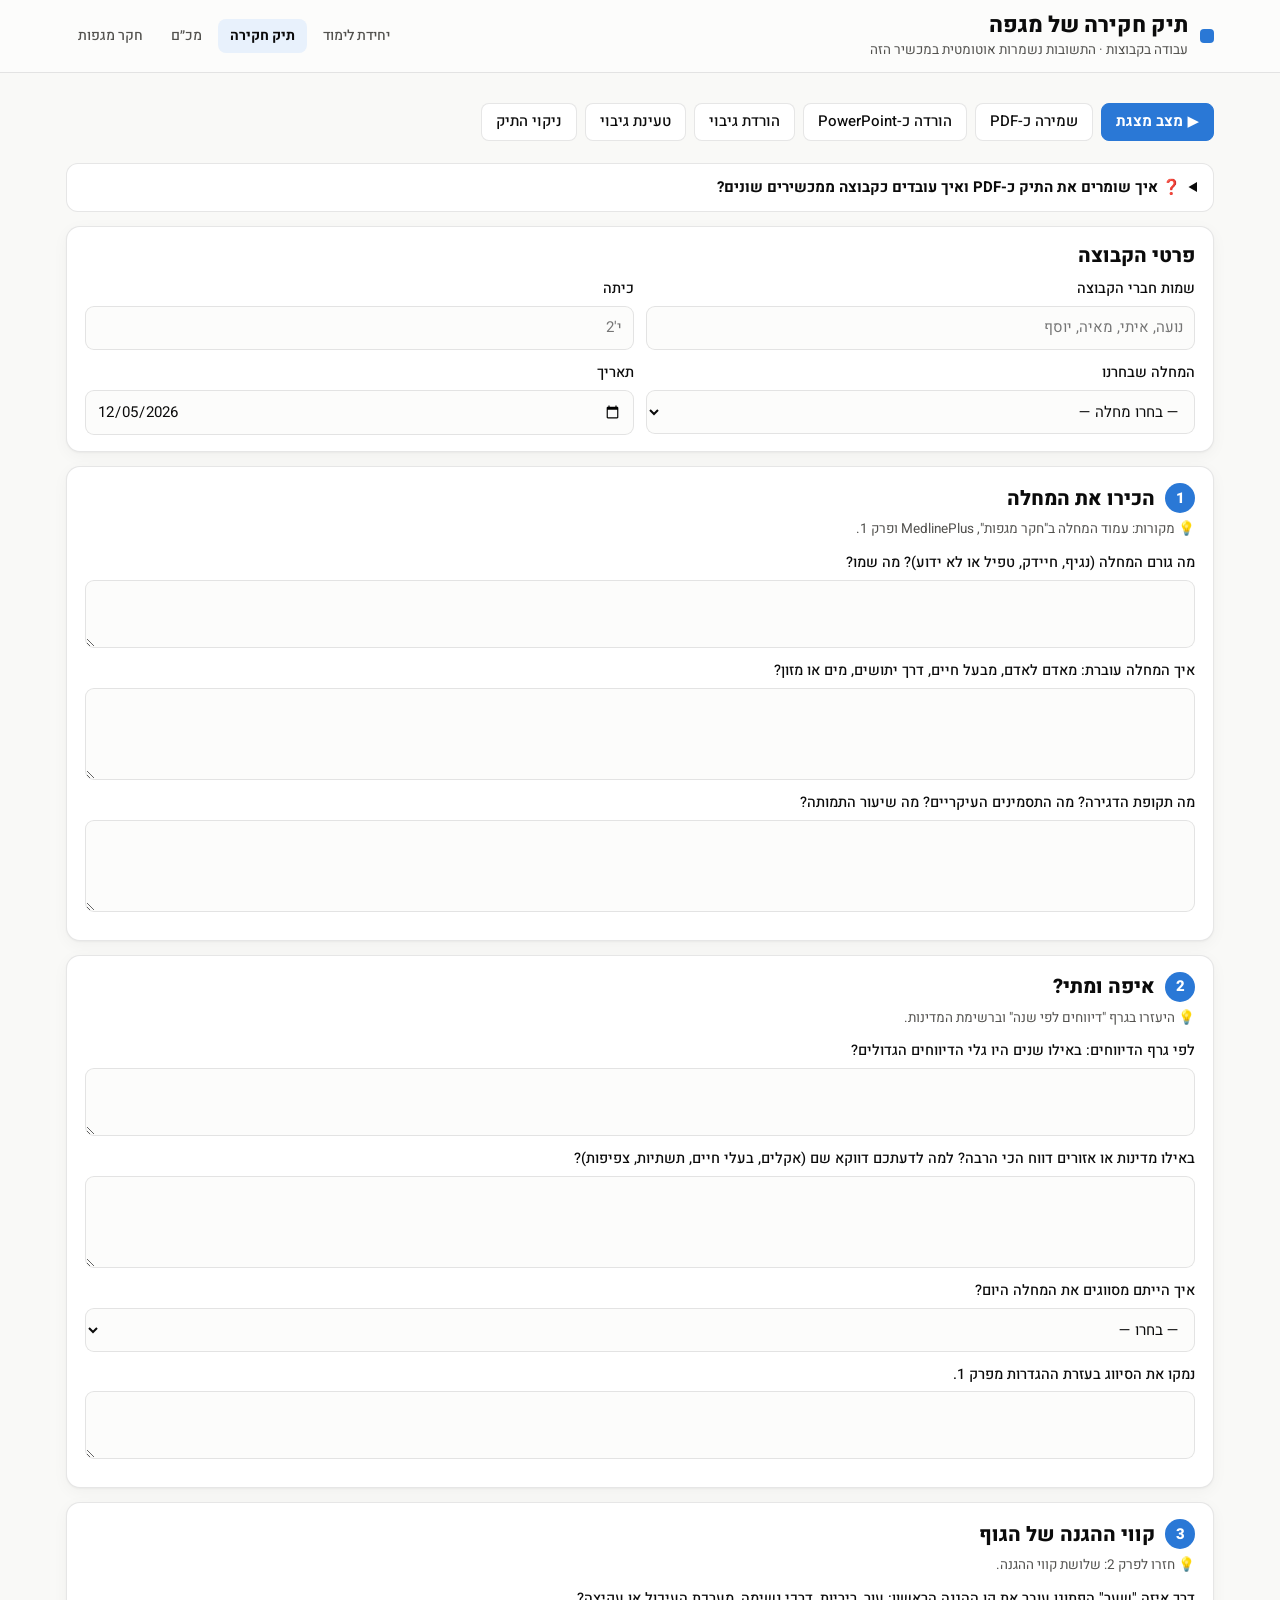
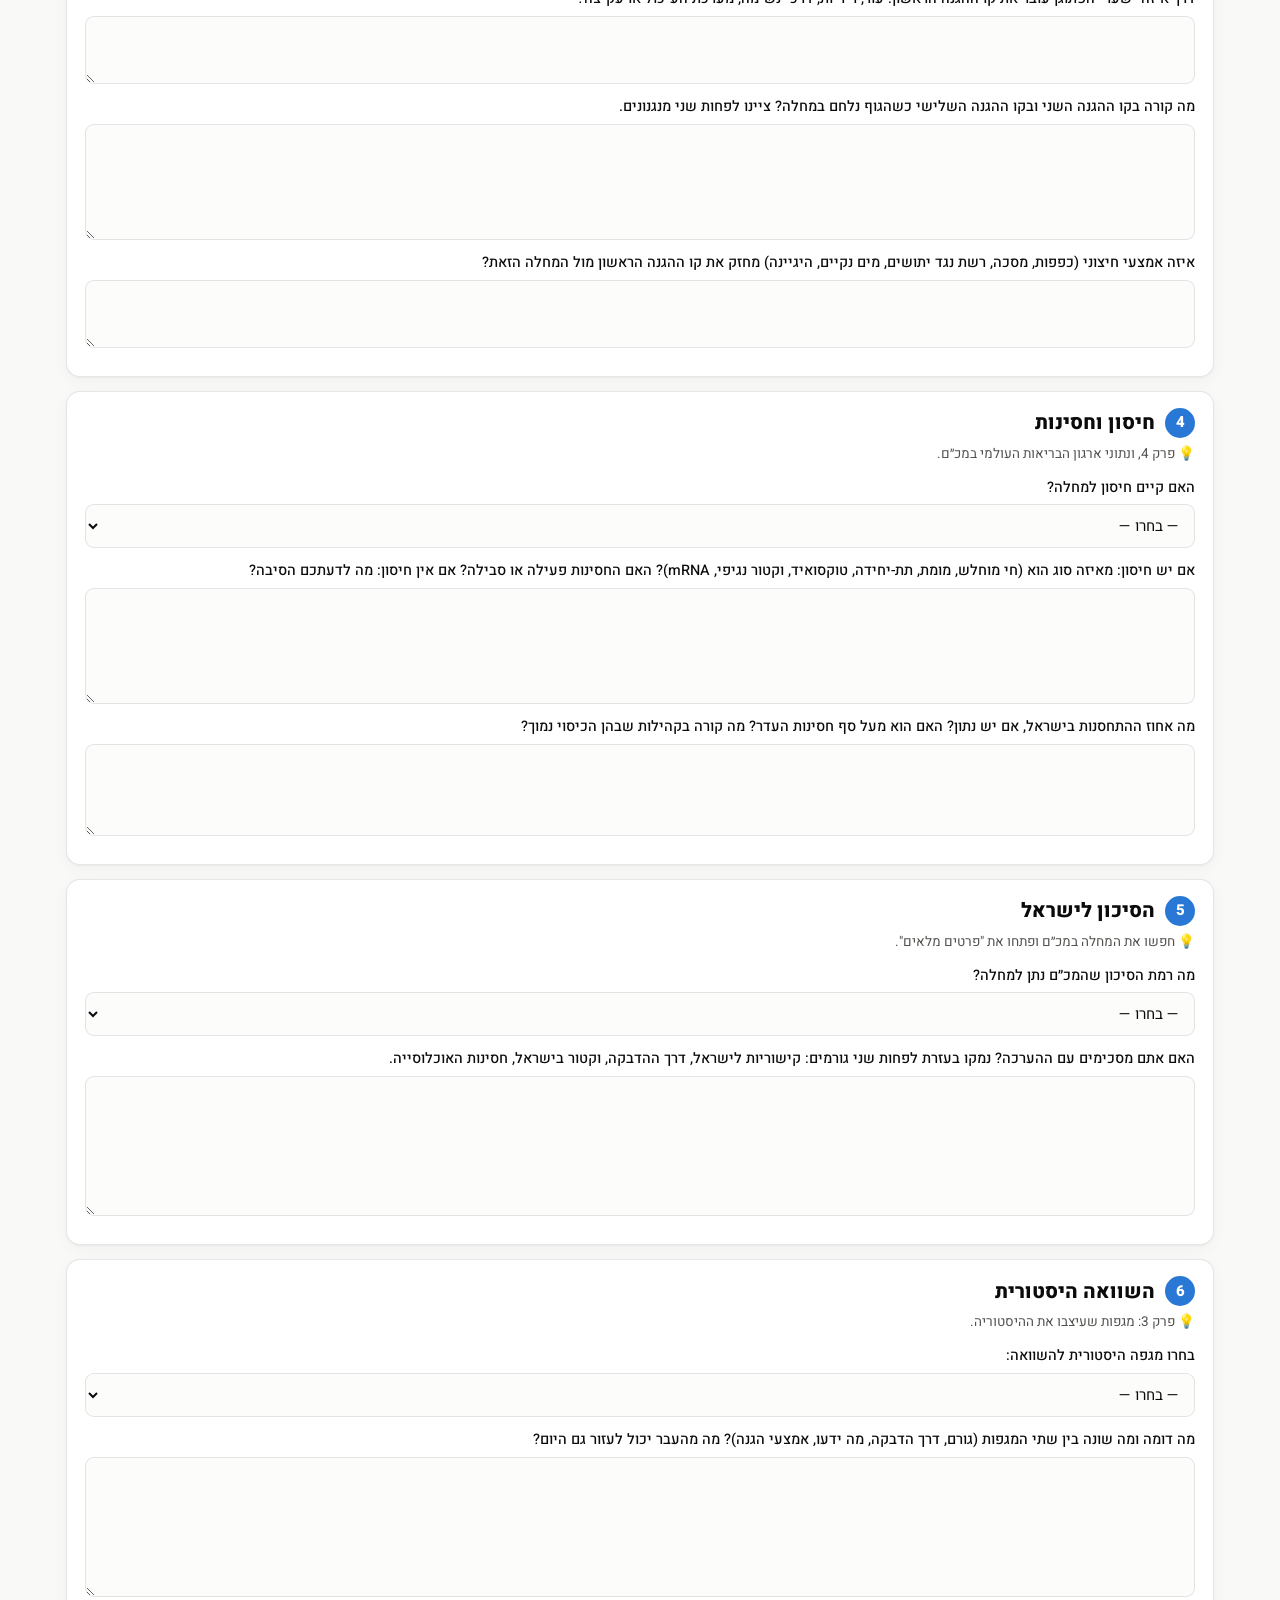
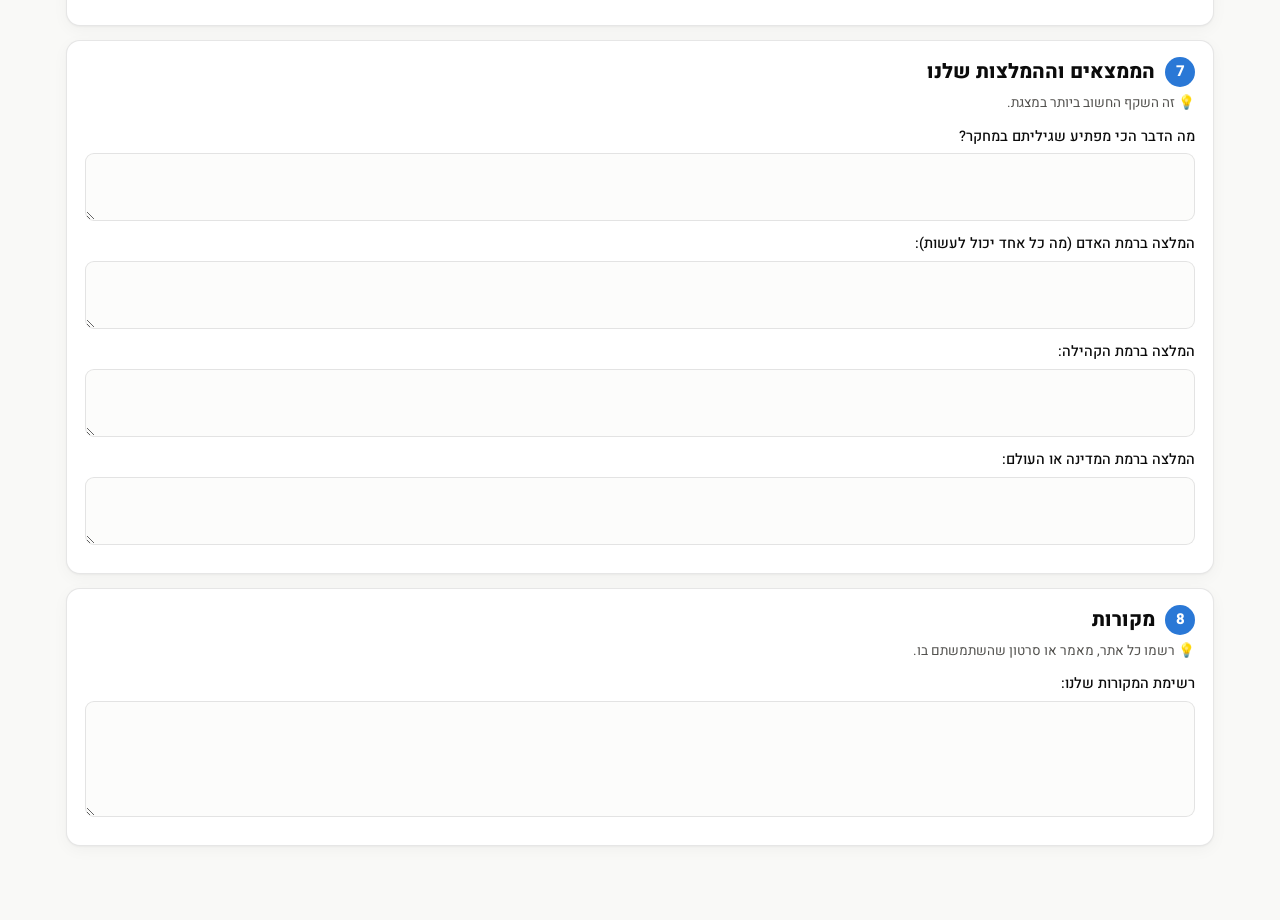
<file: learn/research.html>
<!doctype html>
<html lang="he" dir="rtl">
<head>
<meta charset="utf-8">
<meta name="viewport" content="width=device-width, initial-scale=1">
<title>תיק חקירה של מגפה</title>
<link rel="preconnect" href="https://fonts.googleapis.com">
<link href="https://fonts.googleapis.com/css2?family=Heebo:wght@400;500;700;800&display=swap" rel="stylesheet">
<link rel="stylesheet" href="../assets/style.css">
<link rel="stylesheet" href="learn.css">
<link rel="stylesheet" href="research.css">
</head>
<body>
<header class="top no-print">
  <div class="wrap top-in">
    <div class="brand">
      <span class="dot-learn" aria-hidden="true"></span>
      <div>
        <h1>תיק חקירה של מגפה</h1>
        <p class="sub">עבודה בקבוצות · התשובות נשמרות אוטומטית במכשיר הזה</p>
      </div>
    </div>
    <nav class="nav" aria-label="ניווט">
      <a href="index.html">יחידת לימוד</a>
      <a href="research.html" aria-current="page">תיק חקירה</a>
      <a href="../index.html">מכ״ם</a>
      <a href="../disease.html">חקר מגפות</a>
    </nav>
  </div>
</header>

<main class="wrap research no-print" id="form-view">
  <div class="toolbar">
    <button class="btn btn-primary" type="button" id="present">▶ מצב מצגת</button>
    <button class="btn" type="button" id="pdf">שמירה כ-PDF</button>
    <button class="btn pptx-btn" type="button">הורדה כ-PowerPoint</button>
    <button class="btn" type="button" id="backup">הורדת גיבוי</button>
    <label class="btn" for="restore">טעינת גיבוי</label><input type="file" id="restore" accept=".json" hidden>
    <button class="btn" type="button" id="clear">ניקוי התיק</button>
    <span id="saved" class="muted" aria-live="polite"></span>
  </div>

  <details class="help" id="help">
    <summary>❓ איך שומרים את התיק כ-PDF ואיך עובדים כקבוצה ממכשירים שונים?</summary>
    <div class="help-body">
      <h3>📄 שמירה כקובץ PDF</h3>
      <p>לוחצים על <b>"שמירה כ-PDF"</b>. נפתח חלון הדפסה, אבל לא מדפיסים:</p>
      <ul>
        <li><b>במחשב (Chrome או Edge):</b> ב"יעד" או ב"מדפסת" בוחרים <b>"שמירה כ-PDF"</b> (Save as PDF), לוחצים "שמירה" ובוחרים תיקייה.</li>
        <li><b>בטלפון אנדרואיד:</b> למעלה, במקום שם המדפסת, בוחרים <b>"שמירה כ-PDF"</b> ולוחצים על הכפתור הצהוב PDF.</li>
        <li><b>באייפון:</b> במסך ההדפסה לוחצים על <b>כפתור השיתוף</b> (ריבוע עם חץ) ובוחרים <b>"שמירה בקבצים"</b>. אפשר גם לשלוח ישירות בוואטסאפ או במייל.</li>
      </ul>
      <p class="muted">הקובץ יוצא כשקפים: עמוד שער ועוד עמוד לכל חלק בתיק. אפשר להציג אותו בכיתה או להגיש אותו למורה.</p>

      <h3>📊 הורדה כמצגת PowerPoint</h3>
      <p>לוחצים על <b>"הורדה כ-PowerPoint"</b> (או על "⬇ PowerPoint" במצב מצגת), ויורד קובץ ‎.pptx. אפשר לפתוח אותו ב-PowerPoint, ב-Google Slides או ב-Keynote, ולהוסיף לו תמונות וגרפים מהאתר.</p>

      <h3>👥 עבודה מכמה מכשירים</h3>
      <p>התשובות נשמרות רק במכשיר שבו כתבו אותן. כדי להעביר את התיק לחבר בקבוצה:</p>
      <ol>
        <li>מי שכתב לוחץ <b>"הורדת גיבוי"</b>. יורד קובץ קטן שהשם שלו מתחיל ב-research.</li>
        <li>שולחים את הקובץ לחבר בוואטסאפ, במייל או ב-Google Drive.</li>
        <li>החבר פותח את תיק החקירה במכשיר שלו, לוחץ <b>"טעינת גיבוי"</b> ובוחר את הקובץ. כל התשובות יופיעו אצלו.</li>
      </ol>
      <p class="muted">💡 טיפ: כדאי שאחד מחברי הקבוצה יהיה "הכותב הראשי", והאחרים ישלחו לו את התשובות שלהם. כך לא דורסים אחד לשני את העבודה.</p>
    </div>
  </details>

  <section class="r-card group">
    <h2>פרטי הקבוצה</h2>
    <div class="grid2">
      <label>שמות חברי הקבוצה<input data-f="names" type="text" placeholder="נועה, איתי, מאיה, יוסף"></label>
      <label>כיתה<input data-f="cls" type="text" placeholder="י'2"></label>
      <label>המחלה שבחרנו<select data-f="disease" id="disease"><option value="">— בחרו מחלה —</option></select></label>
      <label>תאריך<input data-f="date" type="date"></label>
    </div>
    <div id="dataPanel" class="data-panel" hidden></div>
  </section>

  <div id="sections"></div>
</main>

<!-- slide deck (presentation + PDF) -->
<div id="deck" class="deck" hidden>
  <div class="deck-bar no-print">
    <button type="button" id="prev" class="btn">→ הקודם</button>
    <span id="counter"></span>
    <button type="button" id="next" class="btn">הבא ←</button>
    <button type="button" class="btn pptx-btn">⬇ PowerPoint</button>
    <button type="button" id="exit" class="btn">✕ יציאה</button>
  </div>
  <div id="slides"></div>
</div>

<script src="../assets/core.js"></script>
<script src="research.js"></script>
</body>
</html>
</file>
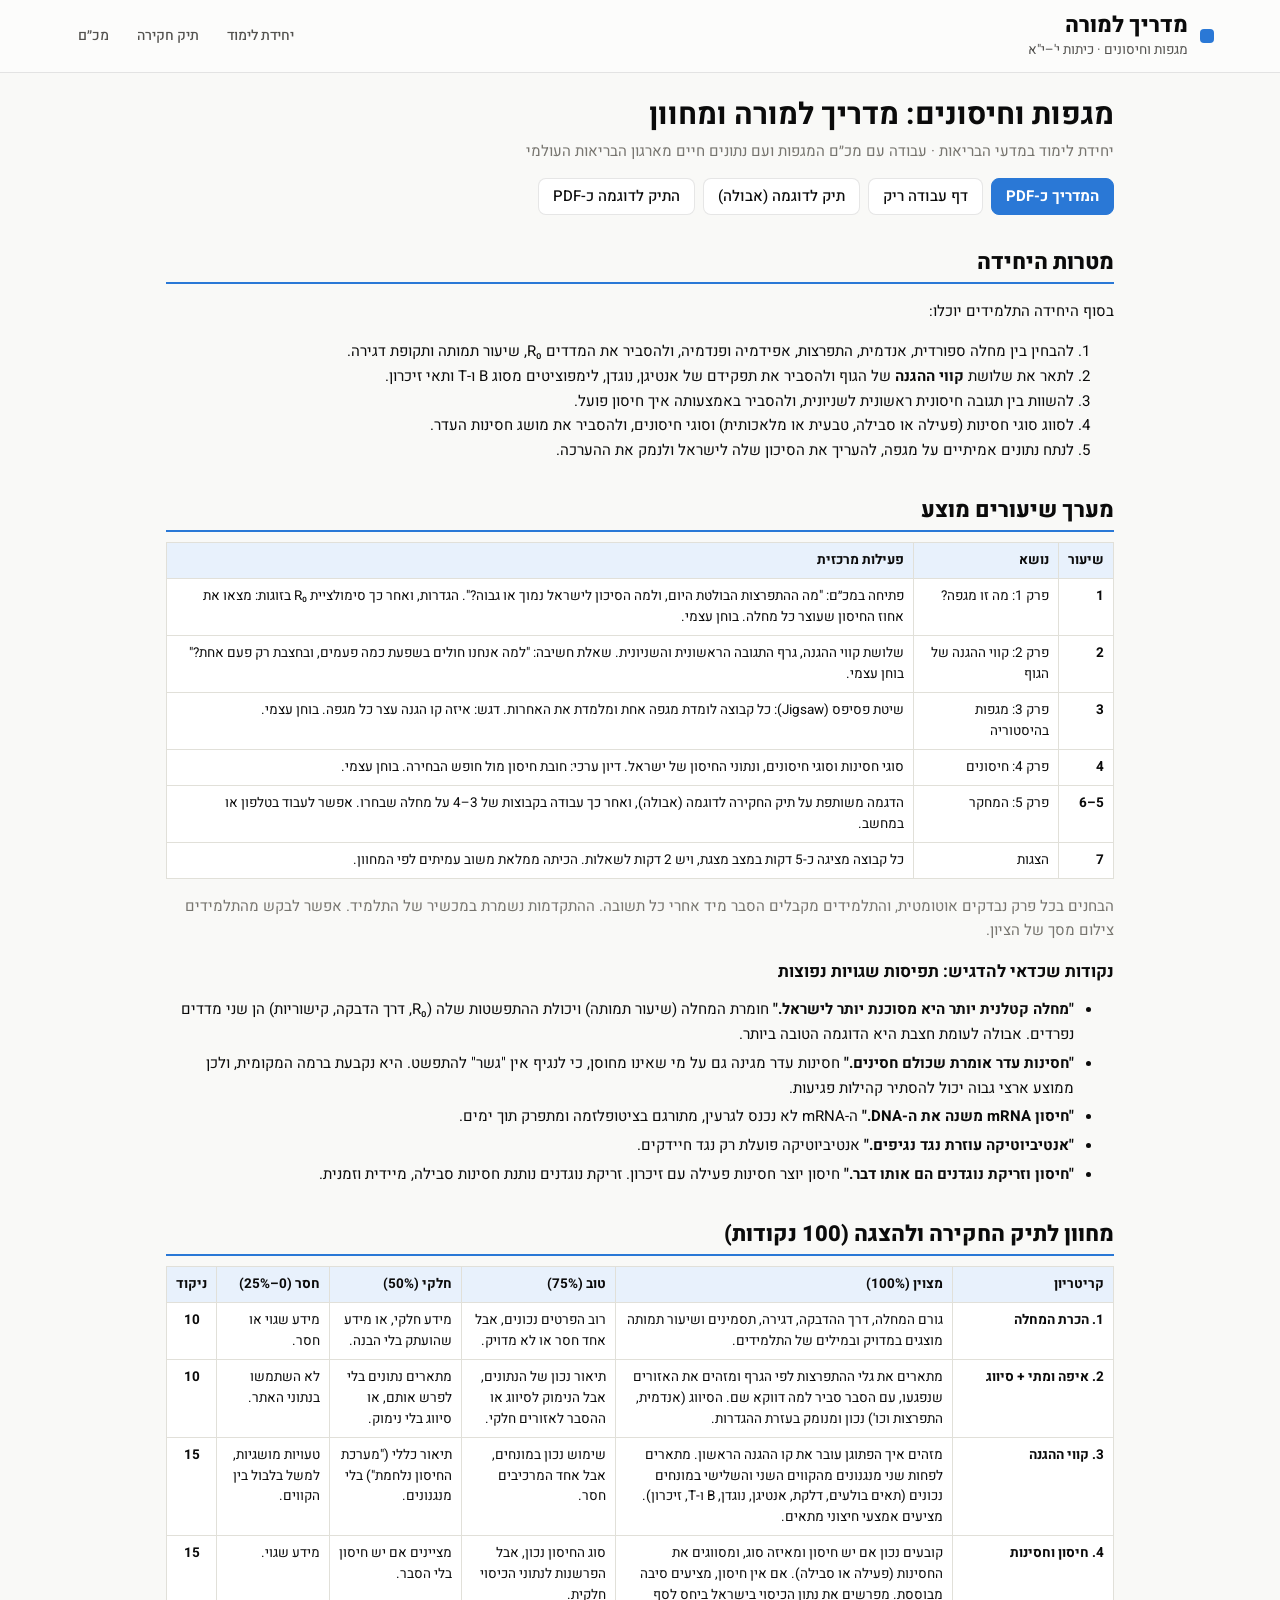
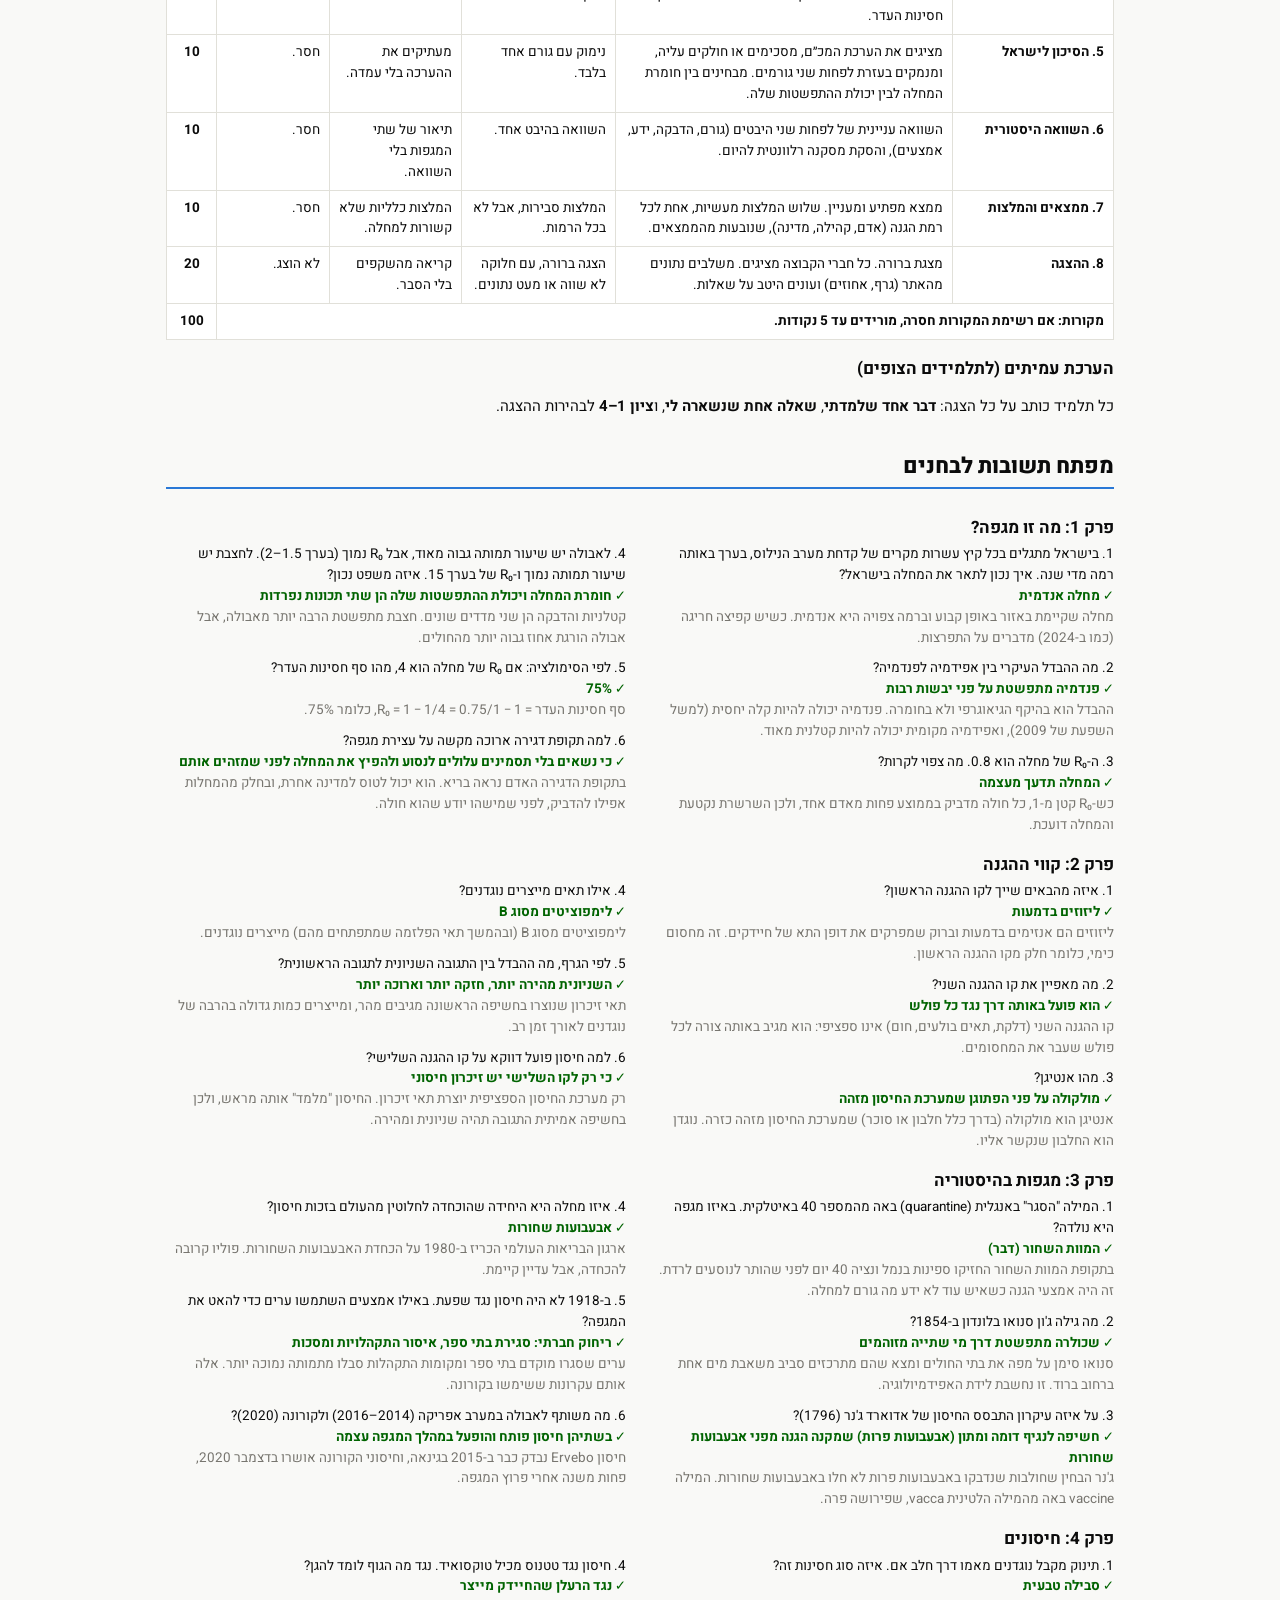
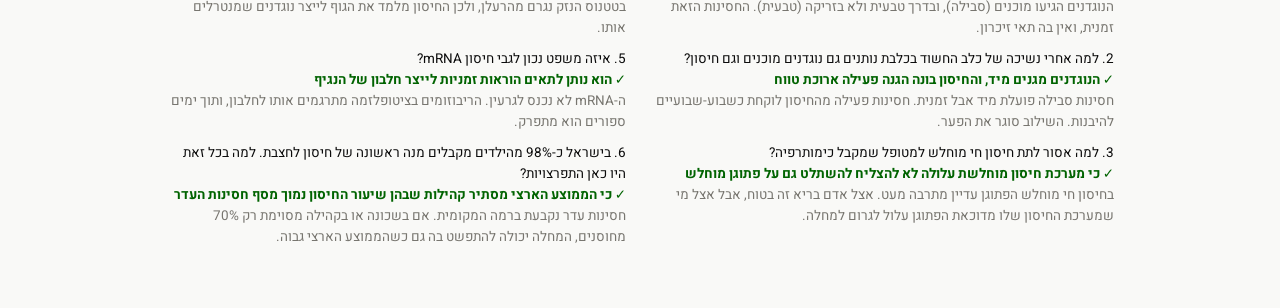
<file: learn/teacher.html>
<!doctype html>
<html lang="he" dir="rtl">
<head>
<meta charset="utf-8">
<meta name="viewport" content="width=device-width, initial-scale=1">
<title>מדריך למורה ומחוון</title>
<meta name="robots" content="noindex">
<link rel="preconnect" href="https://fonts.googleapis.com">
<link href="https://fonts.googleapis.com/css2?family=Heebo:wght@400;500;700;800&display=swap" rel="stylesheet">
<link rel="stylesheet" href="../assets/style.css">
<link rel="stylesheet" href="learn.css">
<style>
  .tg { max-width: 980px; margin: 0 auto; padding: 24px 16px 60px; }
  .tg h1 { font-size: 30px; margin: 0; }
  .tg h2 { font-size: 22px; margin: 34px 0 10px; padding-bottom: 6px; border-bottom: 2px solid var(--accent); }
  .tg h3 { font-size: 17px; margin: 18px 0 6px; }
  .tg p, .tg li { font-size: 15px; line-height: 1.65; }
  .tg table { width: 100%; border-collapse: collapse; font-size: 13.5px; background: var(--card); }
  .tg th, .tg td { border: 1px solid var(--grid); padding: 7px 9px; text-align: start; vertical-align: top; }
  .tg thead th { background: var(--accent-soft); }
  .tg td.pts, .tg th.pts { text-align: center; white-space: nowrap; font-weight: 700; }
  .tg .crit { font-weight: 700; width: 17%; }
  .plan td:first-child { font-weight: 700; white-space: nowrap; }
  .key { columns: 2; column-gap: 28px; }
  .key .kq { break-inside: avoid; margin-bottom: 10px; font-size: 13.5px; }
  .key .kq b { color: var(--good-t); }
  .key h3 { column-span: all; }
  .tg-top { display: flex; justify-content: space-between; align-items: flex-start; gap: 14px; flex-wrap: wrap; }
  .tg-links { display: flex; gap: 8px; flex-wrap: wrap; }
  .misc li { margin-bottom: 4px; }
  @media (max-width: 700px) { .key { columns: 1; } .tg table { font-size: 12.5px; } }
  @media print {
    @page { size: A4 portrait; margin: 12mm 10mm; }
    .top, .tg-links, .no-print { display: none !important; }
    body { background: #fff; }
    .tg { padding: 0; max-width: none; }
    .tg h2 { break-after: avoid; }
    .tg table, .key .kq { break-inside: avoid; }
    .rubric-wrap { break-before: page; }
    * { -webkit-print-color-adjust: exact; print-color-adjust: exact; }
  }
</style>
</head>
<body>
<header class="top">
  <div class="wrap top-in">
    <div class="brand"><span class="dot-learn" aria-hidden="true"></span><div><h1>מדריך למורה</h1><p class="sub">מגפות וחיסונים · כיתות י'–י"א</p></div></div>
    <nav class="nav" aria-label="ניווט">
      <a href="index.html">יחידת לימוד</a><a href="research.html">תיק חקירה</a><a href="../index.html">מכ״ם</a>
    </nav>
  </div>
</header>

<main class="tg">
  <div class="tg-top">
    <div>
      <h1>מגפות וחיסונים: מדריך למורה ומחוון</h1>
      <p class="muted" style="margin:4px 0 0">יחידת לימוד במדעי הבריאות · עבודה עם מכ״ם המגפות ועם נתונים חיים מארגון הבריאות העולמי</p>
    </div>
    <div class="tg-links">
      <a class="btn btn-primary" href="../pdf/teacher-guide.pdf" target="_blank">המדריך כ-PDF</a>
      <a class="btn" href="../pdf/research-worksheet.pdf" target="_blank">דף עבודה ריק</a>
      <a class="btn" href="research.html?example=1" target="_blank">תיק לדוגמה (אבולה)</a>
      <a class="btn" href="../pdf/example-research.pdf" target="_blank">התיק לדוגמה כ-PDF</a>
    </div>
  </div>

  <h2>מטרות היחידה</h2>
  <p>בסוף היחידה התלמידים יוכלו:</p>
  <ol>
    <li>להבחין בין מחלה ספורדית, אנדמית, התפרצות, אפידמיה ופנדמיה, ולהסביר את המדדים R₀, שיעור תמותה ותקופת דגירה.</li>
    <li>לתאר את שלושת <b>קווי ההגנה</b> של הגוף ולהסביר את תפקידם של אנטיגן, נוגדן, לימפוציטים מסוג B ו-T ותאי זיכרון.</li>
    <li>להשוות בין תגובה חיסונית ראשונית לשניונית, ולהסביר באמצעותה איך חיסון פועל.</li>
    <li>לסווג סוגי חסינות (פעילה או סבילה, טבעית או מלאכותית) וסוגי חיסונים, ולהסביר את מושג חסינות העדר.</li>
    <li>לנתח נתונים אמיתיים על מגפה, להעריך את הסיכון שלה לישראל ולנמק את ההערכה.</li>
  </ol>

  <h2>מערך שיעורים מוצע</h2>
  <table class="plan">
    <thead><tr><th>שיעור</th><th>נושא</th><th>פעילות מרכזית</th></tr></thead>
    <tbody>
      <tr><td>1</td><td>פרק 1: מה זו מגפה?</td><td>פתיחה במכ״ם: "מה ההתפרצות הבולטת היום, ולמה הסיכון לישראל נמוך או גבוה?". הגדרות, ואחר כך סימולציית R₀ בזוגות: מצאו את אחוז החיסון שעוצר כל מחלה. בוחן עצמי.</td></tr>
      <tr><td>2</td><td>פרק 2: קווי ההגנה של הגוף</td><td>שלושת קווי ההגנה, גרף התגובה הראשונית והשניונית. שאלת חשיבה: "למה אנחנו חולים בשפעת כמה פעמים, ובחצבת רק פעם אחת?" בוחן עצמי.</td></tr>
      <tr><td>3</td><td>פרק 3: מגפות בהיסטוריה</td><td>שיטת פסיפס (Jigsaw): כל קבוצה לומדת מגפה אחת ומלמדת את האחרות. דגש: איזה קו הגנה עצר כל מגפה. בוחן עצמי.</td></tr>
      <tr><td>4</td><td>פרק 4: חיסונים</td><td>סוגי חסינות וסוגי חיסונים, ונתוני החיסון של ישראל. דיון ערכי: חובת חיסון מול חופש הבחירה. בוחן עצמי.</td></tr>
      <tr><td>5–6</td><td>פרק 5: המחקר</td><td>הדגמה משותפת על תיק החקירה לדוגמה (אבולה), ואחר כך עבודה בקבוצות של 3–4 על מחלה שבחרו. אפשר לעבוד בטלפון או במחשב.</td></tr>
      <tr><td>7</td><td>הצגות</td><td>כל קבוצה מציגה כ-5 דקות במצב מצגת, ויש 2 דקות לשאלות. הכיתה ממלאת משוב עמיתים לפי המחוון.</td></tr>
    </tbody>
  </table>
  <p class="muted">הבחנים בכל פרק נבדקים אוטומטית, והתלמידים מקבלים הסבר מיד אחרי כל תשובה. ההתקדמות נשמרת במכשיר של התלמיד. אפשר לבקש מהתלמידים צילום מסך של הציון.</p>

  <h3>נקודות שכדאי להדגיש: תפיסות שגויות נפוצות</h3>
  <ul class="misc">
    <li><b>"מחלה קטלנית יותר היא מסוכנת יותר לישראל."</b> חומרת המחלה (שיעור תמותה) ויכולת ההתפשטות שלה (R₀, דרך הדבקה, קישוריות) הן שני מדדים נפרדים. אבולה לעומת חצבת היא הדוגמה הטובה ביותר.</li>
    <li><b>"חסינות עדר אומרת שכולם חסינים."</b> חסינות עדר מגינה גם על מי שאינו מחוסן, כי לנגיף אין "גשר" להתפשט. היא נקבעת ברמה המקומית, ולכן ממוצע ארצי גבוה יכול להסתיר קהילות פגיעות.</li>
    <li><b>"חיסון mRNA משנה את ה-DNA."</b> ה-mRNA לא נכנס לגרעין, מתורגם בציטופלזמה ומתפרק תוך ימים.</li>
    <li><b>"אנטיביוטיקה עוזרת נגד נגיפים."</b> אנטיביוטיקה פועלת רק נגד חיידקים.</li>
    <li><b>"חיסון וזריקת נוגדנים הם אותו דבר."</b> חיסון יוצר חסינות פעילה עם זיכרון. זריקת נוגדנים נותנת חסינות סבילה, מיידית וזמנית.</li>
  </ul>

  <div class="rubric-wrap">
  <h2>מחוון לתיק החקירה ולהצגה (100 נקודות)</h2>
  <table>
    <thead><tr><th class="crit">קריטריון</th><th>מצוין (100%)</th><th>טוב (75%)</th><th>חלקי (50%)</th><th>חסר (0–25%)</th><th class="pts">ניקוד</th></tr></thead>
    <tbody>
      <tr><td class="crit">1. הכרת המחלה</td><td>גורם המחלה, דרך ההדבקה, דגירה, תסמינים ושיעור תמותה מוצגים במדויק ובמילים של התלמידים.</td><td>רוב הפרטים נכונים, אבל אחד חסר או לא מדויק.</td><td>מידע חלקי, או מידע שהועתק בלי הבנה.</td><td>מידע שגוי או חסר.</td><td class="pts">10</td></tr>
      <tr><td class="crit">2. איפה ומתי + סיווג</td><td>מתארים את גלי ההתפרצות לפי הגרף ומזהים את האזורים שנפגעו, עם הסבר סביר למה דווקא שם. הסיווג (אנדמית, התפרצות וכו') נכון ומנומק בעזרת ההגדרות.</td><td>תיאור נכון של הנתונים, אבל הנימוק לסיווג או ההסבר לאזורים חלקי.</td><td>מתארים נתונים בלי לפרש אותם, או סיווג בלי נימוק.</td><td>לא השתמשו בנתוני האתר.</td><td class="pts">10</td></tr>
      <tr><td class="crit">3. קווי ההגנה</td><td>מזהים איך הפתוגן עובר את קו ההגנה הראשון. מתארים לפחות שני מנגנונים מהקווים השני והשלישי במונחים נכונים (תאים בולעים, דלקת, אנטיגן, נוגדן, B ו-T, זיכרון). מציעים אמצעי חיצוני מתאים.</td><td>שימוש נכון במונחים, אבל אחד המרכיבים חסר.</td><td>תיאור כללי ("מערכת החיסון נלחמת") בלי מנגנונים.</td><td>טעויות מושגיות, למשל בלבול בין הקווים.</td><td class="pts">15</td></tr>
      <tr><td class="crit">4. חיסון וחסינות</td><td>קובעים נכון אם יש חיסון ומאיזה סוג, ומסווגים את החסינות (פעילה או סבילה). אם אין חיסון, מציעים סיבה מבוססת. מפרשים את נתון הכיסוי בישראל ביחס לסף חסינות העדר.</td><td>סוג החיסון נכון, אבל הפרשנות לנתוני הכיסוי חלקית.</td><td>מציינים אם יש חיסון בלי הסבר.</td><td>מידע שגוי.</td><td class="pts">15</td></tr>
      <tr><td class="crit">5. הסיכון לישראל</td><td>מציגים את הערכת המכ״ם, מסכימים או חולקים עליה, ומנמקים בעזרת לפחות שני גורמים. מבחינים בין חומרת המחלה לבין יכולת ההתפשטות שלה.</td><td>נימוק עם גורם אחד בלבד.</td><td>מעתיקים את ההערכה בלי עמדה.</td><td>חסר.</td><td class="pts">10</td></tr>
      <tr><td class="crit">6. השוואה היסטורית</td><td>השוואה עניינית של לפחות שני היבטים (גורם, הדבקה, ידע, אמצעים), והסקת מסקנה רלוונטית להיום.</td><td>השוואה בהיבט אחד.</td><td>תיאור של שתי המגפות בלי השוואה.</td><td>חסר.</td><td class="pts">10</td></tr>
      <tr><td class="crit">7. ממצאים והמלצות</td><td>ממצא מפתיע ומעניין. שלוש המלצות מעשיות, אחת לכל רמת הגנה (אדם, קהילה, מדינה), שנובעות מהממצאים.</td><td>המלצות סבירות, אבל לא בכל הרמות.</td><td>המלצות כלליות שלא קשורות למחלה.</td><td>חסר.</td><td class="pts">10</td></tr>
      <tr><td class="crit">8. ההצגה</td><td>מצגת ברורה. כל חברי הקבוצה מציגים. משלבים נתונים מהאתר (גרף, אחוזים) ועונים היטב על שאלות.</td><td>הצגה ברורה, עם חלוקה לא שווה או מעט נתונים.</td><td>קריאה מהשקפים בלי הסבר.</td><td>לא הוצג.</td><td class="pts">20</td></tr>
      <tr><td class="crit" colspan="5">מקורות: אם רשימת המקורות חסרה, מורידים עד 5 נקודות.</td><td class="pts">100</td></tr>
    </tbody>
  </table>

  <h3>הערכת עמיתים (לתלמידים הצופים)</h3>
  <p>כל תלמיד כותב על כל הצגה: <b>דבר אחד שלמדתי</b>, <b>שאלה אחת שנשארה לי</b>, ו<b>ציון 1–4</b> לבהירות ההצגה.</p>
  </div>

  <h2>מפתח תשובות לבחנים</h2>
  <div class="key" id="key"></div>
</main>
<script src="quiz-data.js"></script>
<script>
  const T = { q1: "פרק 1: מה זו מגפה?", q2: "פרק 2: קווי ההגנה", q3: "פרק 3: מגפות בהיסטוריה", q4: "פרק 4: חיסונים" };
  const e = (s) => String(s).replace(/[&<>]/g, (c) => ({ "&": "&amp;", "<": "&lt;", ">": "&gt;" }[c]));
  document.getElementById("key").innerHTML = Object.entries(QUIZ).map(([id, qs]) =>
    `<h3>${T[id]}</h3>` + qs.map((q, i) => `<div class="kq">${i + 1}. ${e(q.q)}<br><b>✓ ${e(q.o[q.a])}</b><br><span class="muted">${e(q.why)}</span></div>`).join("")).join("");
  document.body.dataset.ready = "1";
</script>
</body>
</html>
</file>
<file: assets/style.css>
:root {
  --page: #f9f9f7; --surface: #fcfcfb; --card: #ffffff;
  --ink: #0b0b0b; --ink-2: #52514e; --muted: #77756f;
  --grid: #e1e0d9; --axis: #c3c2b7; --border: rgba(11,11,11,.10);
  --accent: #2a78d6; --accent-soft: #e8f1fc;
  --good: #0ca30c; --warning: #fab219; --serious: #ec835a; --critical: #d03b3b;
  --good-ink: #006300; --warning-ink: #8a5a00; --serious-ink: #a8431c; --critical-ink: #b02a2a;
  --shadow: 0 1px 2px rgba(0,0,0,.04), 0 4px 16px rgba(0,0,0,.04);
  color-scheme: light;
}
@media (prefers-color-scheme: dark) {
  :root:not([data-theme="light"]) {
    --page: #0d0d0d; --surface: #1a1a19; --card: #161615;
    --ink: #f0efec; --ink-2: #c3c2b7; --muted: #9a988f;
    --grid: #2c2c2a; --axis: #383835; --border: rgba(255,255,255,.10);
    --accent: #3987e5; --accent-soft: #15253a;
    --good-ink: #3fc23f; --warning-ink: #fab219; --serious-ink: #ec835a; --critical-ink: #f06a6a;
    --shadow: none; color-scheme: dark;
  }
}
:root[data-theme="dark"] {
  --page: #0d0d0d; --surface: #1a1a19; --card: #161615;
  --ink: #f0efec; --ink-2: #c3c2b7; --muted: #9a988f;
  --grid: #2c2c2a; --axis: #383835; --border: rgba(255,255,255,.10);
  --accent: #3987e5; --accent-soft: #15253a;
  --good-ink: #3fc23f; --warning-ink: #fab219; --serious-ink: #ec835a; --critical-ink: #f06a6a;
  --shadow: none; color-scheme: dark;
}

* { box-sizing: border-box; }
html { -webkit-text-size-adjust: 100%; }
body { margin: 0; background: var(--page); color: var(--ink); font: 15px/1.55 Heebo, system-ui, sans-serif; }
a { color: var(--accent); }
.wrap { max-width: 1180px; margin: 0 auto; padding: 0 16px; }
.muted { color: var(--muted); }
.ltr { direction: ltr; text-align: left; unicode-bidi: isolate; }
h1, h2, h3 { margin: 0; line-height: 1.25; }
h2 { font-size: 20px; font-weight: 800; }

/* header */
.top { background: var(--surface); border-bottom: 1px solid var(--border); position: sticky; top: 0; z-index: 5; }
.top-in { display: flex; align-items: center; justify-content: space-between; gap: 12px; padding-block: 12px; flex-wrap: wrap; }
.brand { display: flex; gap: 12px; align-items: center; }
.brand h1 { font-size: 22px; font-weight: 800; }
.sub { margin: 0; color: var(--ink-2); font-size: 13.5px; }
.pulse { width: 12px; height: 12px; border-radius: 50%; background: var(--critical); flex: none; box-shadow: 0 0 0 0 rgba(208,59,59,.5); animation: pulse 2s infinite; }
@keyframes pulse { 70% { box-shadow: 0 0 0 10px rgba(208,59,59,0); } 100% { box-shadow: 0 0 0 0 rgba(208,59,59,0); } }
@media (prefers-reduced-motion: reduce) { .pulse { animation: none; } }
.top-actions { display: flex; align-items: center; gap: 10px; font-size: 13px; }
.btn { font: inherit; font-weight: 500; border: 1px solid var(--border); background: var(--card); color: var(--ink); padding: 6px 14px; border-radius: 8px; cursor: pointer; }
.btn:hover { background: var(--accent-soft); }

/* blocks */
.block { margin: 32px 0; }
.block-head { display: flex; flex-direction: column; gap: 8px; margin-bottom: 14px; }
.block-head p { margin: 0; font-size: 13.5px; }
.filters { display: flex; flex-wrap: wrap; gap: 8px; align-items: center; }
.seg { display: inline-flex; border: 1px solid var(--border); border-radius: 8px; overflow: hidden; background: var(--card); }
.seg button { font: inherit; font-size: 13px; border: 0; background: none; color: var(--ink-2); padding: 6px 12px; cursor: pointer; }
.seg button + button { border-inline-start: 1px solid var(--border); }
.seg button.on { background: var(--accent-soft); color: var(--ink); font-weight: 700; }
#q { font: inherit; font-size: 13px; padding: 6px 10px; border-radius: 8px; border: 1px solid var(--border); background: var(--card); color: var(--ink); min-width: 0; flex: 1 1 180px; max-width: 280px; }

/* hero */
.hero { margin-top: 24px; background: var(--card); border: 1px solid var(--border); border-radius: 16px; box-shadow: var(--shadow); padding: 22px; }
.hero-tag { font-size: 12.5px; font-weight: 700; color: var(--critical-ink); letter-spacing: .02em; }
.hero h2 { font-size: 28px; margin: 4px 0 2px; }
.hero .where { color: var(--ink-2); font-size: 15px; }
.qa { display: grid; grid-template-columns: repeat(3, 1fr); gap: 14px; margin-top: 18px; }
.qa > div { background: var(--surface); border: 1px solid var(--border); border-radius: 12px; padding: 14px; }
.qa h3 { font-size: 13px; color: var(--muted); font-weight: 500; margin-bottom: 6px; }
.qa .big { font-size: 18px; font-weight: 700; margin-bottom: 4px; }
.qa p { margin: 0; font-size: 14px; color: var(--ink-2); }
.hero-foot { margin-top: 14px; display: flex; gap: 14px; flex-wrap: wrap; font-size: 13.5px; }
@media (max-width: 760px) { .qa { grid-template-columns: 1fr; } .hero h2 { font-size: 23px; } }

/* risk badge (status color always paired with icon + label) */
.risk { display: inline-flex; align-items: center; gap: 6px; font-weight: 700; font-size: 13px; padding: 2px 10px 2px 8px; border-radius: 999px; border: 1px solid var(--border); background: var(--surface); white-space: nowrap; }
.risk i { width: 10px; height: 10px; border-radius: 50%; display: inline-block; font-style: normal; }
.r0 i { background: var(--good); } .r0 { color: var(--good-ink); }
.r1 i { background: var(--warning); } .r1 { color: var(--warning-ink); }
.r2 i { background: var(--serious); } .r2 { color: var(--serious-ink); }
.r3 i { background: var(--critical); } .r3 { color: var(--critical-ink); }
.risk.lg { font-size: 15px; padding: 4px 14px 4px 10px; }
.risk.lg i { width: 12px; height: 12px; }

/* cards */
.grid { display: grid; grid-template-columns: repeat(auto-fill, minmax(300px, 1fr)); gap: 14px; }
.card { background: var(--card); border: 1px solid var(--border); border-radius: 14px; padding: 16px; box-shadow: var(--shadow); cursor: pointer; text-align: start; font: inherit; color: inherit; display: flex; flex-direction: column; gap: 10px; transition: border-color .15s; }
.card:hover, .card:focus-visible { border-color: var(--accent); outline: none; }
.card-top { display: flex; justify-content: space-between; align-items: flex-start; gap: 8px; }
.card h3 { font-size: 17px; font-weight: 700; }
.card .loc { font-size: 13.5px; color: var(--ink-2); }
.meters { display: grid; grid-template-columns: auto 1fr; gap: 4px 10px; align-items: center; font-size: 12.5px; color: var(--ink-2); }
.meter { display: flex; gap: 2px; }
.meter span { flex: 1; height: 6px; border-radius: 3px; background: var(--grid); }
.meter span.f { background: var(--ink-2); }
.tags { display: flex; flex-wrap: wrap; gap: 6px; }
.tag { font-size: 12px; padding: 2px 8px; border-radius: 6px; background: var(--surface); border: 1px solid var(--border); color: var(--ink-2); }
.tag.vac-none { color: var(--critical-ink); }
.tag.vac-yes { color: var(--good-ink); }
.card-foot { display: flex; justify-content: space-between; font-size: 12.5px; color: var(--muted); margin-top: auto; }
.empty { padding: 30px; text-align: center; color: var(--muted); grid-column: 1 / -1; }

/* immunity */
.imm-grid { display: grid; grid-template-columns: repeat(auto-fill, minmax(260px, 1fr)); gap: 14px; }
.imm { background: var(--card); border: 1px solid var(--border); border-radius: 14px; padding: 14px 16px; box-shadow: var(--shadow); }
.imm h3 { font-size: 14px; font-weight: 500; color: var(--ink-2); }
.imm .val { font-size: 30px; font-weight: 800; line-height: 1.1; margin: 6px 0 0; }
.imm .val small { font-size: 13px; font-weight: 400; color: var(--muted); }
.imm .cmp { font-size: 12.5px; color: var(--muted); }
.imm svg { width: 100%; height: 56px; display: block; margin-top: 8px; overflow: visible; }
.imm .na { color: var(--muted); font-size: 13px; margin-top: 10px; }

/* covid */
.covid { display: grid; grid-template-columns: repeat(4, 1fr) ; gap: 14px; }
.stat { background: var(--card); border: 1px solid var(--border); border-radius: 14px; padding: 14px 16px; box-shadow: var(--shadow); }
.stat h3 { font-size: 13px; color: var(--muted); font-weight: 500; }
.stat .val { font-size: 24px; font-weight: 800; margin-top: 4px; }
.stat .cmp { font-size: 12.5px; color: var(--muted); }
.covid .chart { grid-column: 1 / -1; background: var(--card); border: 1px solid var(--border); border-radius: 14px; padding: 14px 16px; box-shadow: var(--shadow); }
.covid .chart svg { width: 100%; height: 160px; display: block; overflow: visible; }
@media (max-width: 760px) { .covid { grid-template-columns: 1fr 1fr; } }

/* method */
.method { background: var(--card); border: 1px solid var(--border); border-radius: 14px; padding: 18px 20px; }
.method ol { padding-inline-start: 20px; }
.method li { margin-bottom: 6px; }

/* dialog */
dialog { border: 0; padding: 0; border-radius: 16px; background: var(--card); color: var(--ink); width: min(820px, calc(100vw - 24px)); max-height: calc(100vh - 40px); box-shadow: 0 20px 60px rgba(0,0,0,.3); }
dialog::backdrop { background: rgba(0,0,0,.45); }
.dlg { padding: 22px; position: relative; }
.close { position: absolute; top: 10px; left: 12px; font-size: 26px; background: none; border: 0; color: var(--muted); cursor: pointer; line-height: 1; }
.dlg h2 { font-size: 24px; padding-left: 30px; }
.dlg h4 { margin: 18px 0 6px; font-size: 15px; }
.facts { display: grid; grid-template-columns: repeat(auto-fit, minmax(170px, 1fr)); gap: 10px; margin-top: 14px; }
.facts > div { background: var(--surface); border: 1px solid var(--border); border-radius: 10px; padding: 10px 12px; font-size: 13.5px; }
.facts b { display: block; font-size: 12px; color: var(--muted); font-weight: 500; }
.factor-row { display: grid; grid-template-columns: 140px 1fr 44px; gap: 10px; align-items: center; font-size: 13px; margin: 6px 0; }
.bar { height: 8px; background: var(--grid); border-radius: 4px; overflow: hidden; }
.bar > span { display: block; height: 100%; background: var(--accent); border-radius: 4px; }
.en-box { background: var(--surface); border: 1px solid var(--border); border-radius: 10px; padding: 12px 14px; font-size: 14px; }
.en-box h3 { font-size: 15px; margin: 12px 0 4px; }
.en-box p, .en-box ul { margin: 6px 0; }

.tip { position: fixed; pointer-events: none; z-index: 50; background: var(--ink); color: var(--page); font-size: 12.5px; padding: 6px 9px; border-radius: 6px; white-space: nowrap; }
.skeleton { height: 140px; border-radius: 14px; background: linear-gradient(90deg, var(--grid) 0%, var(--surface) 50%, var(--grid) 100%); background-size: 200% 100%; animation: sk 1.4s infinite; opacity: .6; }
.skeleton.tall { height: 220px; }
@keyframes sk { to { background-position: -200% 0; } }
.warn-line { font-size: 12.5px; color: var(--warning-ink); margin-top: 6px; }

/* nav */
.nav { display: flex; gap: 4px; flex-wrap: wrap; }
.nav a { text-decoration: none; color: var(--ink-2); font-weight: 500; font-size: 14px; padding: 6px 12px; border-radius: 8px; }
.nav a:hover { background: var(--accent-soft); color: var(--ink); }
.nav a[aria-current="page"] { background: var(--accent-soft); color: var(--ink); font-weight: 700; }
a.btn { display: inline-block; text-decoration: none; }
@media (max-width: 760px) { .top { position: static; } }

/* epidemic explorer */
.chips { display: flex; flex-direction: column; gap: 10px; }
.chip-group { display: flex; flex-wrap: wrap; gap: 6px; align-items: center; }
.chip-group > .muted { font-size: 13px; min-width: 130px; }
.chip { text-decoration: none; font-size: 13.5px; padding: 5px 12px; border-radius: 999px; border: 1px solid var(--border); background: var(--card); color: var(--ink); }
.chip:hover { border-color: var(--accent); }
.chip.on { background: var(--accent); border-color: var(--accent); color: #fff; font-weight: 700; }
.panel { background: var(--card); border: 1px solid var(--border); border-radius: 14px; padding: 14px 16px; box-shadow: var(--shadow); }
.panel-h { font-size: 15px; margin-bottom: 8px; }
.years { width: 100%; height: 170px; display: block; overflow: visible; }
.two-col { display: grid; grid-template-columns: 1fr 2fr; gap: 14px; margin: 14px 0 32px; }
@media (max-width: 760px) { .two-col { grid-template-columns: 1fr; } .chip-group > .muted { min-width: 100%; } }
.rank { margin: 0; padding-inline-start: 22px; }
.rank li { padding: 3px 0; }
.rank li { display: list-item; }
.rank li span { display: inline-block; width: calc(100% - 40px); }
.reports { list-style: none; margin: 0; padding: 0; max-height: 360px; overflow: auto; }
.reports li { display: flex; justify-content: space-between; gap: 10px; padding: 6px 0; border-bottom: 1px solid var(--grid); font-size: 13.5px; }
.reports li .muted { white-space: nowrap; }
</file>
<file: learn/learn.css>
:root { --s1: #2a78d6; --s2: #eb6834; --good-t: #006300; --bad-t: #b02a2a; --l1: #e8f1fc; --l2: #fdf0e6; --l3: #eaf6ea; }
@media (prefers-color-scheme: dark) { :root:not([data-theme="light"]) { --s1: #3987e5; --s2: #f07a45; --good-t: #3fc23f; --bad-t: #f06a6a; --l1: #15253a; --l2: #33200f; --l3: #142a14; } }
:root[data-theme="dark"] { --s1: #3987e5; --s2: #f07a45; --good-t: #3fc23f; --bad-t: #f06a6a; --l1: #15253a; --l2: #33200f; --l3: #142a14; }

.dot-learn { width: 14px; height: 14px; border-radius: 4px; background: var(--accent); flex: none; }
.btn-primary { background: var(--accent); color: #fff; border-color: var(--accent); font-weight: 700; }
.btn-primary:hover { background: var(--accent); filter: brightness(1.08); }
.good { color: var(--good-t); } .bad { color: var(--bad-t); }

.learn-layout { display: grid; grid-template-columns: 220px 1fr; gap: 32px; align-items: start; }
.toc { position: sticky; top: 90px; margin-top: 28px; background: var(--card); border: 1px solid var(--border); border-radius: 14px; padding: 14px 16px; }
.toc ol { margin: 0; padding-inline-start: 20px; }
.toc li { padding: 5px 0; font-size: 14px; }
.toc a { color: var(--ink); text-decoration: none; }
.toc a:hover { color: var(--accent); }
.prog { font-size: 11.5px; color: var(--muted); margin-inline-start: 6px; }
.prog.done { color: var(--good-t); font-weight: 700; }
@media (max-width: 860px) { .learn-layout { grid-template-columns: 1fr; gap: 0; } .toc { position: static; } }

.lesson { min-width: 0; padding-bottom: 60px; }
.lesson p, .lesson li { font-size: 16px; line-height: 1.7; }
.lead { font-size: 18px !important; margin-top: 28px; }
.intro { margin-bottom: 8px; }
.defense-strip { display: grid; grid-template-columns: repeat(4, 1fr); gap: 0; border: 1px solid var(--border); border-radius: 12px; overflow: hidden; background: var(--card); }
.defense-strip > div { padding: 12px; display: flex; flex-direction: column; gap: 2px; border-inline-start: 1px solid var(--border); }
.defense-strip > div:first-child { border-inline-start: 0; }
.defense-strip b { font-size: 16px; } .defense-strip span { font-size: 13px; color: var(--ink-2); }
@media (max-width: 600px) { .defense-strip { grid-template-columns: 1fr 1fr; } .defense-strip > div:nth-child(3) { border-inline-start: 0; } .defense-strip > div:nth-child(n+3) { border-top: 1px solid var(--border); } }

.chapter { padding-top: 40px; scroll-margin-top: 70px; }
.chapter + .chapter { border-top: 1px solid var(--grid); margin-top: 24px; }
.ch-num { color: var(--accent); font-weight: 700; font-size: 13px; }
.chapter h2 { font-size: 28px; margin: 2px 0 12px; }
.chapter h3 { font-size: 19px; margin: 26px 0 10px; }
.note { background: var(--accent-soft); border-radius: 10px; padding: 10px 14px; }

.scale { display: flex; flex-direction: column; gap: 6px; margin: 14px 0; }
.scale-row { display: grid; grid-template-columns: 140px 1fr 220px; gap: 12px; align-items: center; background: var(--card); border: 1px solid var(--border); border-radius: 10px; padding: 8px 12px; }
.scale-row p { margin: 0; font-size: 14.5px !important; }
.scale-row .lv { font-weight: 800; }
.scale-row:nth-child(1) .lv { color: var(--ink-2); }
.scale-row:nth-child(n+4) .lv { color: var(--bad-t); }
.scale-row .ex { font-size: 13px; color: var(--muted); }
@media (max-width: 700px) { .scale-row { grid-template-columns: 1fr; gap: 2px; } }

.cards3 { display: grid; grid-template-columns: repeat(3, 1fr); gap: 12px; }
.card-s { background: var(--card); border: 1px solid var(--border); border-radius: 12px; padding: 14px; }
.card-s p { font-size: 14.5px !important; margin: 6px 0 0; }
@media (max-width: 700px) { .cards3 { grid-template-columns: 1fr; } }

.sim { background: var(--card); border: 1px solid var(--border); border-radius: 14px; padding: 16px 18px; margin: 22px 0; box-shadow: var(--shadow); }
.sim h3 { margin-top: 0; }
.sim-ctrl { display: flex; flex-wrap: wrap; gap: 18px; align-items: end; }
.sim-ctrl label { display: flex; flex-direction: column; gap: 6px; font-size: 14px; flex: 1 1 220px; }
.sim-ctrl select, .sim-ctrl input[type=range] { font: inherit; padding: 6px; border-radius: 8px; border: 1px solid var(--border); background: var(--surface); color: var(--ink); width: 100%; accent-color: var(--accent); }
.sim-out { display: grid; grid-template-columns: repeat(3, 1fr); gap: 10px; margin: 14px 0; }
.sim-out > div { background: var(--surface); border-radius: 10px; padding: 8px 12px; display: flex; flex-direction: column; }
.sim-out span { font-size: 12.5px; } .sim-out b { font-size: 22px; }
.sim-bars .sb { display: grid; grid-template-columns: 56px 1fr 90px; gap: 10px; align-items: center; font-size: 13px; margin: 3px 0; }
.sb-bar { height: 14px; background: var(--grid); border-radius: 4px; overflow: hidden; }
.sb-bar i { display: block; height: 100%; background: var(--accent); border-radius: 4px; transition: width .25s; }
.sb-v { text-align: left; font-variant-numeric: tabular-nums; direction: ltr; }
.sim-msg { font-weight: 700; margin: 8px 0 0; font-size: 14.5px !important; }
.formula { font-size: 13px !important; color: var(--muted); margin: 8px 0 0; }
.resp { width: 100%; height: auto; display: block; direction: ltr; }
.legend { display: flex; gap: 18px; flex-wrap: wrap; font-size: 13px; color: var(--ink-2); margin-top: 6px; }
.sw { display: inline-block; width: 18px; height: 3px; border-radius: 2px; vertical-align: middle; margin-inline-end: 6px; }
.sw.a { background: var(--s1); } .sw.b { background: var(--s2); }

.lines { display: flex; flex-direction: column; gap: 12px; }
.line { border-radius: 14px; padding: 14px 18px; border: 1px solid var(--border); }
.l1 { background: var(--l1); } .l2 { background: var(--l2); } .l3 { background: var(--l3); }
.line-h { display: flex; align-items: center; gap: 10px; flex-wrap: wrap; }
.line-h span { width: 30px; height: 30px; border-radius: 50%; background: var(--ink); color: var(--page); display: grid; place-items: center; font-weight: 800; }
.line-h h3 { margin: 0; font-size: 18px; } .line-h em { font-style: normal; font-size: 12.5px; color: var(--ink-2); }
.line ul { margin: 6px 0; } .line p { margin: 6px 0; }
.ex-line { font-size: 14px !important; color: var(--ink-2); }

.matrix { width: 100%; border-collapse: separate; border-spacing: 0; background: var(--card); border: 1px solid var(--border); border-radius: 12px; overflow: hidden; font-size: 14.5px; }
.matrix th, .matrix td { padding: 10px 12px; border-bottom: 1px solid var(--grid); text-align: start; vertical-align: top; }
.matrix thead th { background: var(--surface); }
.matrix tbody th { width: 34%; } .matrix th small { display: block; font-weight: 400; color: var(--ink-2); font-size: 12.5px; margin-top: 2px; }
.matrix tr:last-child > * { border-bottom: 0; }

.vtypes { display: grid; grid-template-columns: repeat(auto-fill, minmax(240px, 1fr)); gap: 12px; }
.vt { background: var(--card); border: 1px solid var(--border); border-radius: 12px; padding: 14px; display: flex; flex-direction: column; gap: 6px; }
.vt b { font-size: 16px; } .vt p { margin: 0; font-size: 14px !important; line-height: 1.6 !important; }
.vt span { margin-top: auto; font-size: 12.5px; color: var(--accent); font-weight: 500; }
.live-box { background: var(--card); border: 1px solid var(--border); border-radius: 12px; padding: 14px; }
.live-row { display: flex; flex-wrap: wrap; gap: 10px; margin-top: 8px; }
.live-row > div { background: var(--surface); border-radius: 10px; padding: 8px 12px; display: flex; flex-direction: column; min-width: 150px; }
.live-row span { font-size: 12.5px; color: var(--ink-2); } .live-row b { font-size: 22px; } .live-row small { color: var(--muted); }

.timeline { display: flex; flex-direction: column; gap: 0; position: relative; }
.tl { display: grid; grid-template-columns: 110px 1fr; gap: 16px; position: relative; padding-bottom: 16px; }
.tl::before { content: ""; position: absolute; inset-inline-start: 108px; top: 6px; bottom: 0; width: 2px; background: var(--grid); }
.tl-y { font-weight: 800; color: var(--accent); font-size: 14px; padding-top: 14px; }
.tl-b { background: var(--card); border: 1px solid var(--border); border-radius: 12px; padding: 12px 16px; position: relative; }
.tl-b::before { content: ""; position: absolute; inset-inline-start: -14px; top: 18px; width: 10px; height: 10px; border-radius: 50%; background: var(--accent); }
.tl-b h3 { margin: 0 0 6px; font-size: 18px; }
.tl dl { display: grid; grid-template-columns: 130px 1fr; gap: 4px 12px; margin: 0; font-size: 14px; }
.tl dt { color: var(--muted); } .tl dd { margin: 0; }
.tl-f { display: flex; justify-content: space-between; align-items: center; margin-top: 8px; font-size: 13.5px; flex-wrap: wrap; gap: 6px; }
@media (max-width: 600px) { .tl { grid-template-columns: 1fr; gap: 4px; } .tl::before, .tl-b::before { display: none; } .tl-y { padding-top: 0; } .tl dl { grid-template-columns: 1fr; } .tl dt { margin-top: 4px; } }

.quiz { margin-top: 28px; background: var(--card); border: 1px solid var(--border); border-radius: 14px; padding: 16px 18px; box-shadow: var(--shadow); }
.quiz-h { display: flex; justify-content: space-between; align-items: baseline; }
.quiz-h h3 { margin: 0 0 8px; }
.score { font-weight: 700; color: var(--accent); }
.qq { border: 0; border-top: 1px solid var(--grid); margin: 0; padding: 14px 0; }
.qq legend { font-weight: 500; font-size: 15.5px; padding: 0; display: flex; gap: 8px; float: right; width: 100%; margin-bottom: 8px; }
.qq .opts { clear: both; }
.qn { flex: none; width: 24px; height: 24px; border-radius: 50%; background: var(--accent-soft); display: grid; place-items: center; font-size: 13px; font-weight: 700; }
.opts { display: grid; grid-template-columns: 1fr 1fr; gap: 8px; }
@media (max-width: 600px) { .opts { grid-template-columns: 1fr; } }
.opt { font: inherit; font-size: 14.5px; text-align: start; padding: 10px 12px; border-radius: 10px; border: 1px solid var(--border); background: var(--surface); color: var(--ink); cursor: pointer; min-height: 44px; }
.opt:hover:not(:disabled) { border-color: var(--accent); }
.opt:disabled { cursor: default; opacity: .75; }
.opt.right { border: 2px solid var(--good); background: color-mix(in srgb, var(--good) 12%, var(--surface)); opacity: 1; }
.opt.right::before { content: "✓ "; color: var(--good-t); font-weight: 800; }
.opt.wrong { border: 2px solid var(--critical); opacity: 1; }
.opt.wrong::before { content: "✗ "; color: var(--bad-t); font-weight: 800; }
.why { margin-top: 8px; padding: 8px 12px; border-radius: 8px; font-size: 14px; background: var(--surface); }
.why.ok b { color: var(--good-t); } .why.no b { color: var(--bad-t); }
.reset { margin-top: 6px; font-size: 13px; }
.steps li { margin-bottom: 6px; }

/* my answers */
.mine-card { display: grid; grid-template-columns: 2fr 1fr; gap: 12px; max-width: 520px; }
.mine-card label { display: flex; flex-direction: column; gap: 4px; font-size: 14px; font-weight: 500; }
.mine-card input { font: inherit; padding: 8px 10px; border-radius: 8px; border: 1px solid var(--border); background: var(--card); color: var(--ink); }
.mine-scores { display: grid; grid-template-columns: repeat(auto-fill, minmax(190px, 1fr)); gap: 10px; margin: 14px 0; }
.mine-scores > div { background: var(--card); border: 1px solid var(--border); border-radius: 12px; padding: 10px 14px; display: flex; flex-direction: column; }
.mine-scores span { font-size: 13px; color: var(--ink-2); } .mine-scores b { font-size: 24px; } .mine-scores small { color: var(--muted); }
.pdf-how summary { cursor: pointer; }
.pdf-how ul { margin: 6px 0; }
.report { display: none; }
@media print {
  body.print-report > *:not(#report) { display: none !important; }
  body.print-report .report { display: block !important; color: #0b0b0b; font-size: 11pt; }
  body.print-report { background: #fff; }
  .rp-h { display: flex; justify-content: space-between; border-bottom: 3px solid #2a78d6; padding-bottom: 8px; margin-bottom: 10px; }
  .rp-h h1 { font-size: 22pt; margin: 0; } .rp-k { color: #2a78d6; font-weight: 700; font-size: 10pt; }
  .rp-meta { text-align: left; font-size: 11pt; } .rp-total { font-weight: 800; font-size: 13pt; margin-top: 4px; }
  .rp-ch h2 { font-size: 14pt; margin: 14px 0 6px; display: flex; justify-content: space-between; break-after: avoid; }
  .rp-ch h2 span { color: #2a78d6; }
  .rp-q { break-inside: avoid; border-inline-start: 4px solid #c3c2b7; padding: 4px 10px; margin: 6px 0; }
  .rp-q.ok { border-color: #0ca30c; } .rp-q.no { border-color: #d03b3b; }
  .rp-q p { margin: 2px 0; } .rp-c { color: #006300; }
  * { -webkit-print-color-adjust: exact; print-color-adjust: exact; }
}
@media (max-width: 500px) { .mine-card { grid-template-columns: 1fr; } }
</file>
<file: learn/research.css>
.research { padding-bottom: 60px; }
.toolbar { display: flex; flex-wrap: wrap; gap: 8px; align-items: center; margin: 22px 0 14px; position: sticky; top: 64px; z-index: 4; background: var(--page); padding: 8px 0; }
@media (max-width: 760px) { .toolbar { top: 0; } }
.toolbar label.btn { cursor: pointer; }
.r-card { background: var(--card); border: 1px solid var(--border); border-radius: 14px; padding: 16px 18px; margin-bottom: 14px; box-shadow: var(--shadow); }
.r-card h2 { font-size: 20px; }
.r-head { display: flex; align-items: center; gap: 10px; }
.r-n { width: 30px; height: 30px; border-radius: 50%; background: var(--accent); color: #fff; display: inline-grid; place-items: center; font-weight: 800; flex: none; font-size: 15px; }
.hint { font-size: 13.5px; color: var(--ink-2); margin: 6px 0 10px; }
.grid2 { display: grid; grid-template-columns: 1fr 1fr; gap: 12px; margin-top: 10px; }
@media (max-width: 640px) { .grid2 { grid-template-columns: 1fr; } }
.grid2 label, .fld { display: flex; flex-direction: column; gap: 6px; font-size: 14.5px; font-weight: 500; }
.fld { margin: 12px 0; }
.fld span { line-height: 1.5; }
.research input, .research select, .research textarea { font: inherit; font-weight: 400; font-size: 15px; padding: 9px 11px; border-radius: 9px; border: 1px solid var(--border); background: var(--surface); color: var(--ink); width: 100%; }
.research textarea { resize: vertical; line-height: 1.6; }
.research input:focus, .research select:focus, .research textarea:focus { outline: 2px solid var(--accent); outline-offset: 0; }
.data-panel { margin-top: 14px; background: var(--accent-soft); border-radius: 10px; padding: 12px 14px; }
.data-panel p { margin: 6px 0 0; font-size: 13.5px; }
.dp-links { display: flex; gap: 8px; flex-wrap: wrap; margin-top: 8px; }

/* ---------------- slide deck */
.deck[hidden] { display: none; }
.deck { position: fixed; inset: 0; z-index: 100; background: #0f1724; display: flex; flex-direction: column; }
.deck-bar { display: flex; gap: 8px; align-items: center; justify-content: center; padding: 8px; color: #fff; }
.deck-bar .btn { background: rgba(255,255,255,.1); color: #fff; border-color: rgba(255,255,255,.2); }
#slides { flex: 1; position: relative; display: grid; place-items: center; padding: 0 2vw 2vw; }
/* All slide sizes are in em and the font is 1.75% of the slide width, so a slide
   looks the same on screen, in the off-screen measuring box and in print. */
.slide { --sw: min(96vw, calc((100vh - 70px) * 16 / 9)); display: none; width: var(--sw); aspect-ratio: 16 / 9; background: #fcfcfb; color: #0b0b0b; border-radius: 12px; padding: 4.5% 5.5%; overflow: hidden; flex-direction: column; font-size: calc(var(--sw) * 0.0175); }
.slide.on { display: flex; }
.slide h2 { font-size: 2.2em; margin: 0; }
.sl-h { display: flex; align-items: center; gap: .6em; border-bottom: 3px solid #2a78d6; padding-bottom: .5em; margin-bottom: .9em; }
.sl-h .r-n { width: 1.8em; height: 1.8em; font-size: 1em; }
.sl-t { margin-inline-start: auto; color: #77756f; font-size: .85em; }
.sl-body { display: flex; flex-direction: column; gap: .8em; overflow: hidden; flex: 1; min-height: 0; }
.slide.dense .sl-body { font-size: .84em; gap: .6em; }
.slide h2 small { font-size: .5em; color: #77756f; font-weight: 500; }
.deck-measure { position: fixed; top: 0; left: 0; z-index: -1; width: 1280px; visibility: hidden; pointer-events: none; }
.deck-measure .slide { --sw: 1280px; display: flex; height: 720px; aspect-ratio: auto; }
.sl-body.cols { display: grid; grid-template-columns: 1fr 1fr; gap: .8em 1.6em; align-content: start; }
.sl-f b { display: block; color: #2a78d6; font-size: .8em; margin-bottom: .15em; }
.sl-f p { margin: 0; line-height: 1.45; font-size: .95em; }
.title-slide { justify-content: center; align-items: flex-start; background: linear-gradient(135deg, #0f2a4a, #2a78d6); color: #fff; }
.title-slide h1 { font-size: 4em; margin: .1em 0; line-height: 1.1; }
.sl-kicker { font-size: 1em; opacity: .8; font-weight: 700; letter-spacing: .03em; }
.sl-en { font-size: 1.2em; opacity: .75; direction: ltr; }
.sl-names { font-size: 1.4em; margin-top: 1.4em; font-weight: 700; }
.sl-meta { font-size: 1em; opacity: .8; }
body.presenting { overflow: hidden; }

/* ---------------- print: the filled-in file prints as landscape slides */
@media print {
  body.print-deck .no-print, body.print-deck .tip { display: none !important; }
  body.print-deck { background: #fff; }
  body.print-deck .deck { position: static; background: none; display: block; }
  body.print-deck #slides { display: block; padding: 0; }
  body.print-deck .slide { display: flex !important; width: 297mm; height: 209mm; aspect-ratio: auto; border-radius: 0; font-size: calc(297mm * 0.0175); break-after: page; page-break-after: always; -webkit-print-color-adjust: exact; print-color-adjust: exact; }
  body.print-deck .slide:last-child { break-after: auto; page-break-after: auto; }
}

/* ---------------- blank worksheet (portrait A4) */
body.blank { background: #fff; color: #0b0b0b; }
.ws { max-width: 190mm; margin: 0 auto; padding: 12mm 0; font-size: 11.5pt; }
.ws-h { display: flex; justify-content: space-between; gap: 20px; border-bottom: 3px solid #2a78d6; padding-bottom: 10px; }
.ws-h h1 { font-size: 24pt; margin: 2px 0 0; }
.ws-h .sl-kicker { color: #2a78d6; }
.ws-meta { display: flex; flex-direction: column; gap: 8px; font-size: 11pt; min-width: 55%; }
.ws-line { display: inline-block; border-bottom: 1px solid #898781; width: 70%; height: 1em; vertical-align: bottom; }
.ws-line.short { width: 22%; }
.ws-intro { background: #e8f1fc; border-radius: 8px; padding: 8px 12px; font-size: 10.5pt; }
.ws-s { margin-top: 14px; break-inside: auto; }
.ws-s h2 { display: flex; align-items: center; gap: 8px; font-size: 15pt; margin: 0; }
.ws-s .r-n { width: 24px; height: 24px; font-size: 12pt; -webkit-print-color-adjust: exact; print-color-adjust: exact; }
.ws-s .hint { font-size: 9.5pt; color: #52514e; margin: 2px 0 4px; }
.ws-q { break-inside: avoid; margin: 6px 0 10px; }
.ws-q p { margin: 0 0 4px; font-weight: 500; }
.ws-lines span { display: block; height: 9mm; border-bottom: 1px solid #c3c2b7; }
.ws-opts { display: flex; flex-wrap: wrap; gap: 6px 18px; }
.ws-f { margin-top: 14px; border-top: 1px solid #c3c2b7; padding-top: 6px; font-size: 9pt; color: #77756f; }
@media print { body.blank { -webkit-print-color-adjust: exact; print-color-adjust: exact; } .ws { padding: 0; } }
/* named pages so the deck prints landscape and the worksheet portrait */
@page deck { size: A4 landscape; margin: 0; }
@page sheet { size: A4 portrait; margin: 10mm 0; }
.slide { page: deck; }
.ws { page: sheet; }

/* help box */
.help { background: var(--card); border: 1px solid var(--border); border-radius: 12px; margin-bottom: 14px; }
.help summary { cursor: pointer; padding: 12px 16px; font-weight: 700; font-size: 15px; }
.help[open] summary { border-bottom: 1px solid var(--grid); }
.help-body { padding: 4px 18px 14px; }
.help-body h3 { font-size: 16px; margin: 14px 0 4px; }
.help-body p, .help-body li { font-size: 14.5px; line-height: 1.65; margin: 4px 0; }
</file>
